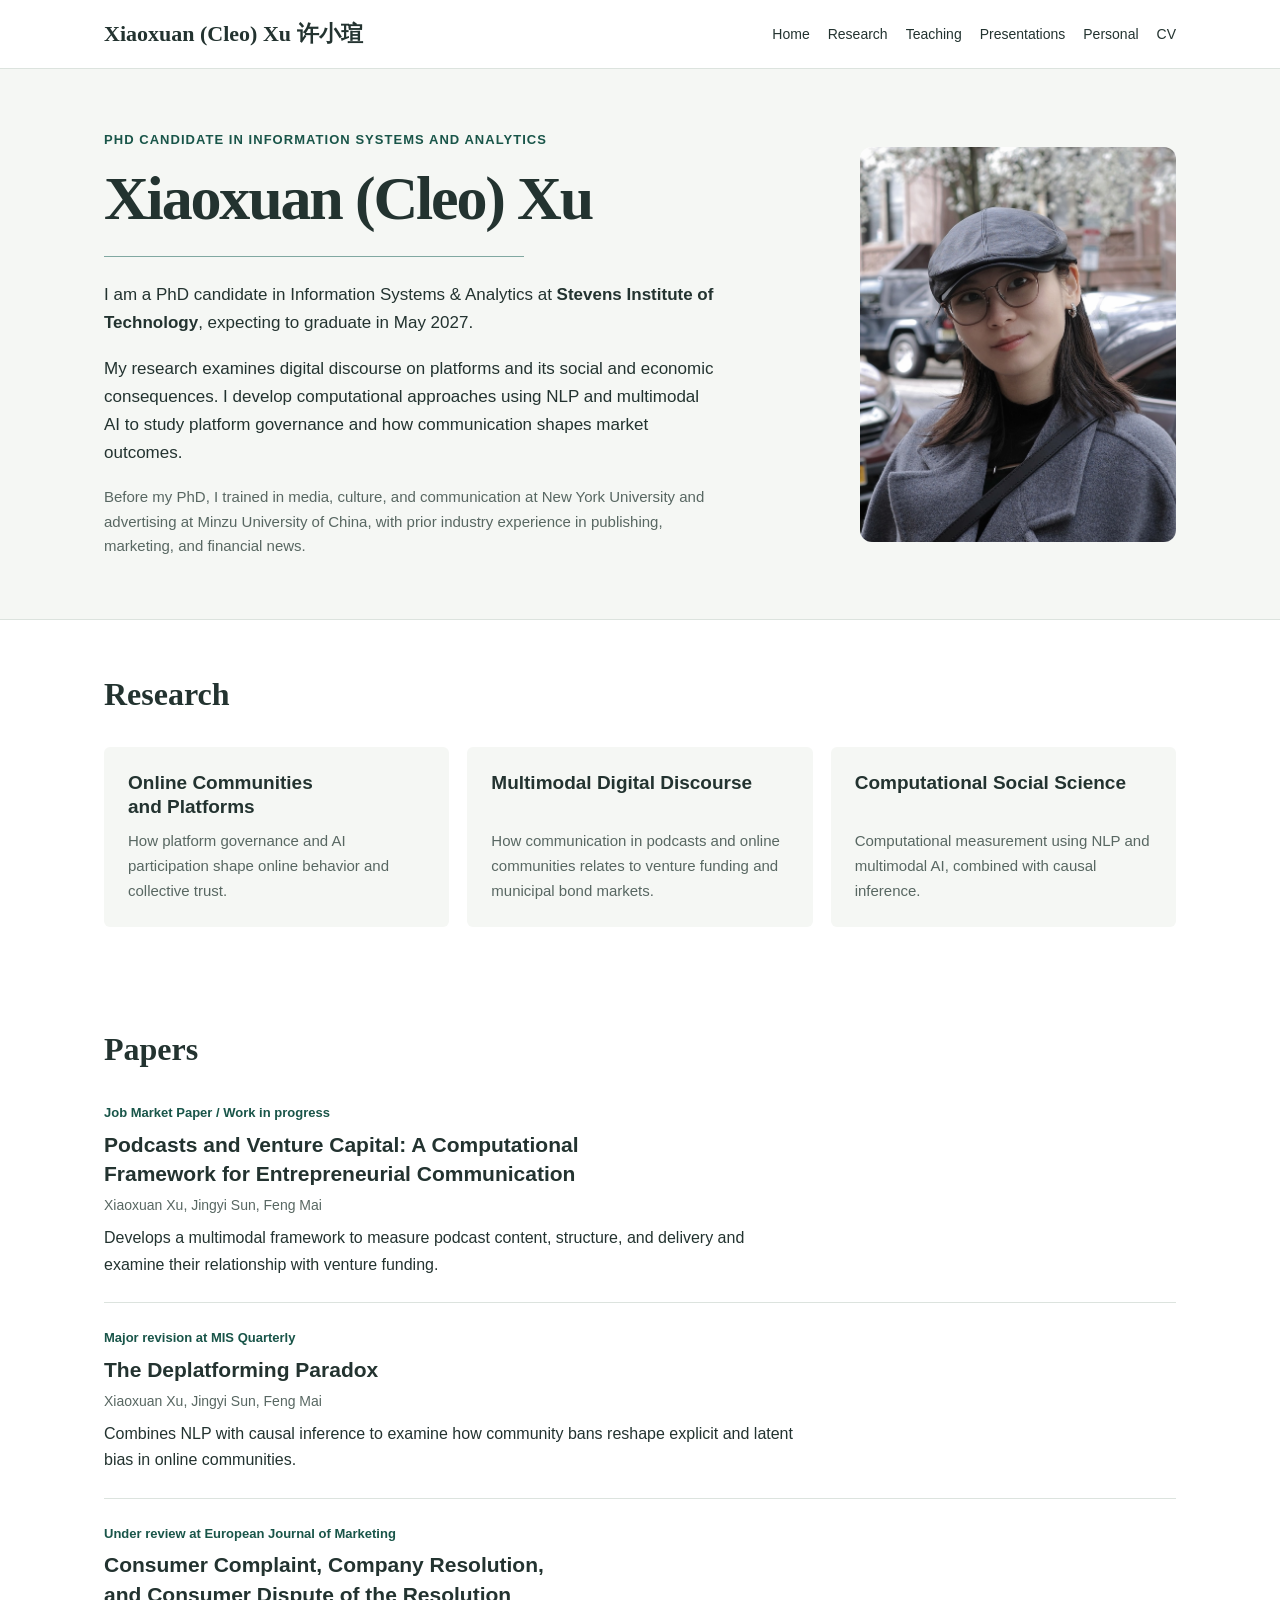
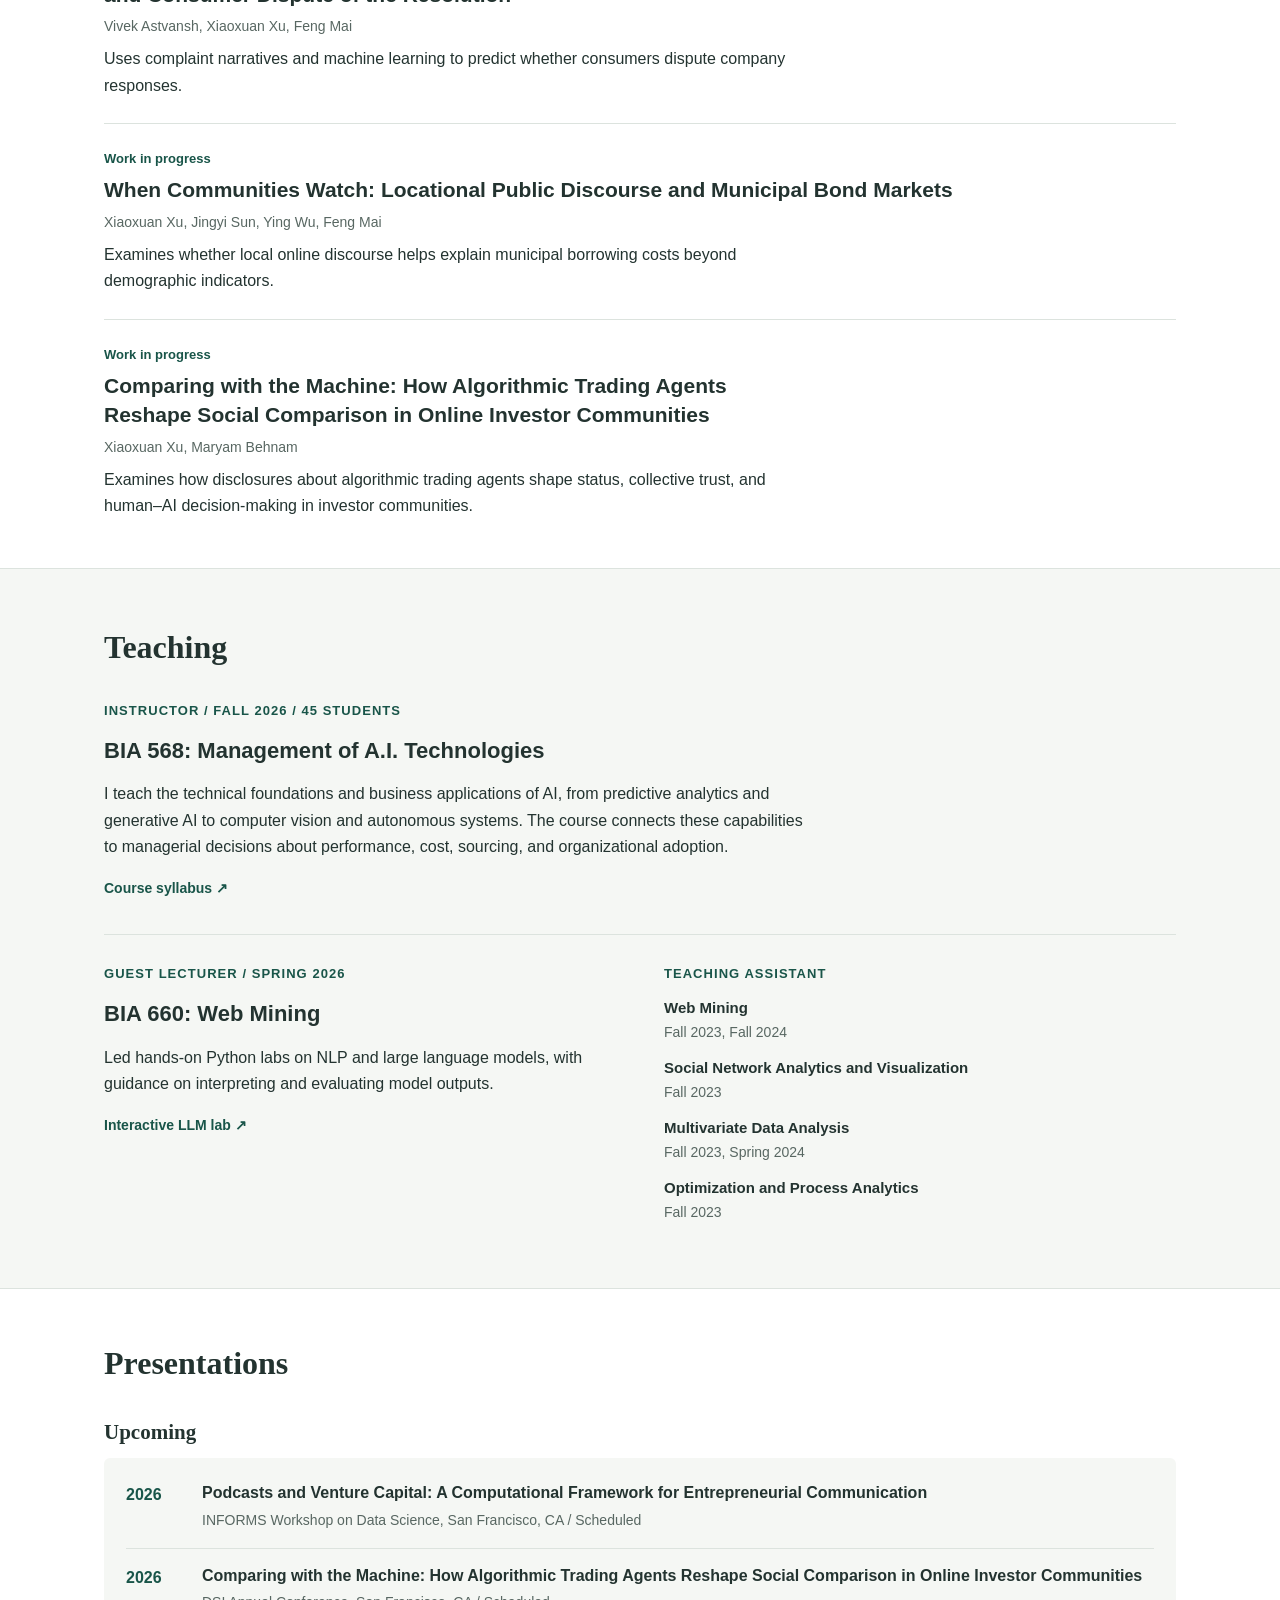
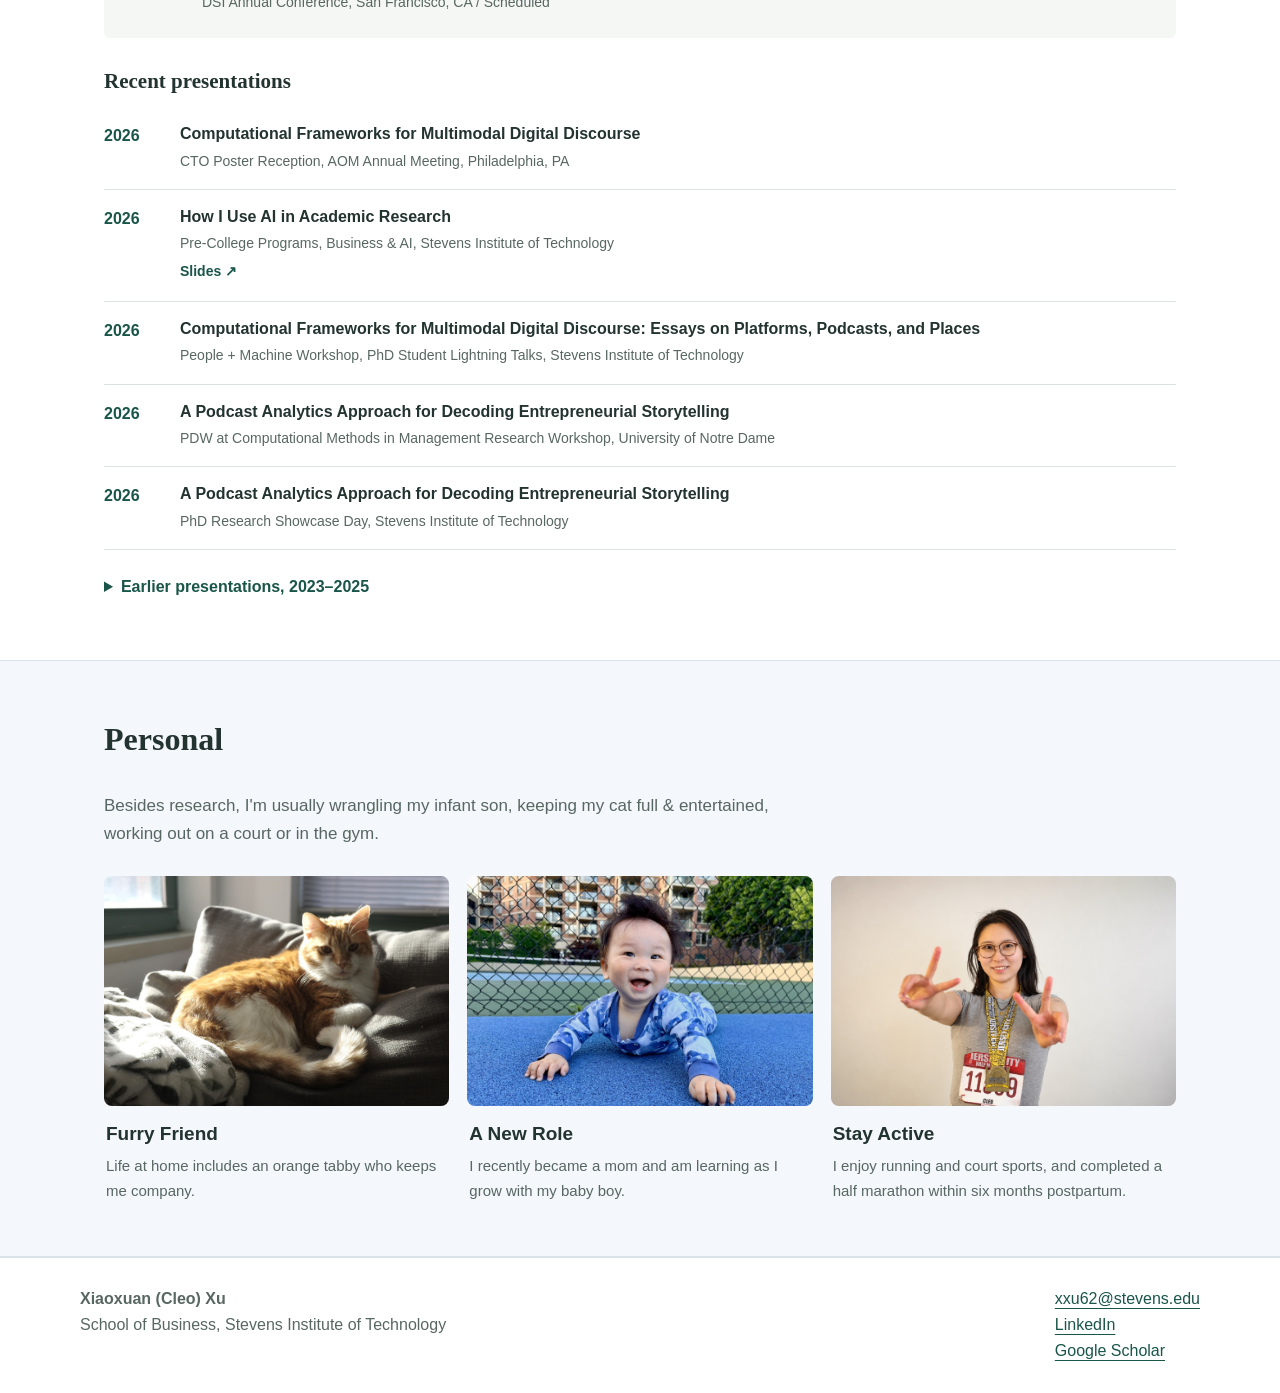
<file: index.html>
<!doctype html>
<html lang="en">
<head>
  <meta charset="utf-8">
  <meta name="viewport" content="width=device-width, initial-scale=1">
  <title>Xiaoxuan (Cleo) Xu</title>
  <style>
    :root {
      --ink: #1f2933;
      --muted: #5f6f69;
      --accent: #0f766e;
      --accent-dark: #115e59;
      --line: #d7dedb;
      --soft: #f6f8f7;
      --personal-bg: #f4f7fb;
      --personal-line: #d7e2ef;
      --paper: #ffffff;
    }

    * {
      box-sizing: border-box;
    }

    html {
      scroll-behavior: smooth;
    }

    body {
      margin: 0;
      color: var(--ink);
      font-family: Arial, Helvetica, sans-serif;
      line-height: 1.6;
      background: var(--paper);
    }

    a {
      color: var(--accent-dark);
    }

    .site-header {
      border-bottom: 1px solid var(--line);
      background: #ffffff;
      position: sticky;
      top: 0;
      z-index: 5;
    }

    .nav {
      max-width: 1120px;
      margin: 0 auto;
      padding: 16px 24px;
      display: flex;
      align-items: center;
      justify-content: space-between;
      gap: 24px;
    }

    .brand {
      font-family: Georgia, "Times New Roman", serif;
      font-size: 22px;
      font-weight: 700;
      letter-spacing: 0;
    }

    .links {
      display: flex;
      gap: 18px;
      flex-wrap: wrap;
      font-size: 14px;
    }

    .links a {
      color: var(--ink);
      text-decoration: none;
    }

    .hero {
      background: var(--soft);
      border-bottom: 1px solid var(--line);
    }

    .hero-inner {
      max-width: 1120px;
      margin: 0 auto;
      padding: 72px 24px 56px;
      display: grid;
      grid-template-columns: minmax(0, 1.5fr) minmax(260px, 0.7fr);
      gap: 48px;
      align-items: center;
    }

    .eyebrow {
      margin: 0 0 14px;
      color: var(--accent-dark);
      font-weight: 700;
      text-transform: uppercase;
      font-size: 13px;
      letter-spacing: 0.08em;
    }

    h1 {
      margin: 0;
      font-family: Georgia, "Times New Roman", serif;
      font-size: clamp(42px, 7vw, 76px);
      line-height: 1;
      letter-spacing: 0;
    }

    .bio {
      margin: 24px 0 0;
      max-width: 780px;
      font-size: 17px;
    }

    .bio p {
      margin: 0 0 12px;
    }

    .bio p:last-child {
      margin-bottom: 0;
    }

    .hero-line {
      width: min(420px, 100%);
      height: 1px;
      margin-top: 24px;
      background: var(--accent);
      opacity: 0.55;
    }

    .button-row {
      display: flex;
      flex-wrap: wrap;
      gap: 12px;
      margin-top: 28px;
    }

    .button {
      display: inline-flex;
      align-items: center;
      justify-content: center;
      min-height: 44px;
      padding: 10px 16px;
      border-radius: 6px;
      border: 1px solid var(--accent);
      color: var(--accent-dark);
      text-decoration: none;
      font-weight: 700;
      background: #ffffff;
    }

    .button.primary {
      background: var(--accent);
      color: #ffffff;
    }

    .portrait {
      min-height: 330px;
      border-radius: 8px;
      border: 1px solid var(--line);
      background: #ffffff;
      overflow: hidden;
    }

    .portrait img {
      display: block;
      width: 100%;
      height: 100%;
      min-height: 330px;
      object-fit: cover;
      object-position: center 40%;
    }

    section {
      max-width: 1120px;
      margin: 0 auto;
      padding: 56px 24px;
    }

    .section-title {
      margin: 0 0 16px;
      font-family: Georgia, "Times New Roman", serif;
      font-size: 34px;
      letter-spacing: 0;
    }

    .section-intro {
      margin: 0 0 28px;
      max-width: 100%;
      color: var(--muted);
      font-size: 17px;
    }

    .grid {
      display: grid;
      grid-template-columns: repeat(3, minmax(0, 1fr));
      gap: 18px;
    }

    .card {
      border: 1px solid var(--line);
      border-radius: 8px;
      padding: 22px;
      background: #ffffff;
    }

    .card h3 {
      margin: 0 0 10px;
      min-height: 48px;
      font-size: 19px;
      line-height: 1.25;
    }

    .card p {
      margin: 0;
      color: var(--muted);
    }

    .research-grid .card {
      background: var(--soft);
    }

    .paper-list {
      display: grid;
      gap: 18px;
    }

    .paper {
      border-left: 4px solid var(--accent);
      padding: 4px 0 4px 18px;
    }

    .paper h3 {
      margin: 0 0 6px;
      font-size: 22px;
    }

    .authors,
    .status {
      margin: 0;
      color: var(--muted);
    }

    .paper .desc {
      margin: 10px 0 0;
      max-width: 900px;
    }

    .band {
      max-width: none;
      background: var(--soft);
      border-top: 1px solid var(--line);
      border-bottom: 1px solid var(--line);
      padding: 0;
    }

    .band-inner {
      max-width: 1120px;
      margin: 0 auto;
      padding: 52px 24px;
    }

    .news {
      margin: 0;
      padding-left: 20px;
      color: var(--ink);
    }

    .news li {
      margin-bottom: 8px;
    }

    .presentation-list {
      display: grid;
      gap: 12px;
    }

    .presentation-item {
      border: 1px solid var(--line);
      border-radius: 8px;
      padding: 18px 20px;
      background: #ffffff;
      display: grid;
      grid-template-columns: 76px minmax(0, 1fr);
      gap: 18px;
      align-items: start;
    }

    .presentation-year {
      color: var(--accent-dark);
      font-weight: 700;
    }

    .presentation-title {
      margin: 0;
      font-size: 17px;
      font-weight: 700;
      line-height: 1.35;
    }

    .presentation-venue {
      margin: 5px 0 0;
      color: var(--muted);
    }

    .resource-link {
      display: inline-flex;
      align-items: center;
      margin-top: 14px;
      color: var(--accent-dark);
      font-size: 14px;
      font-weight: 700;
      text-decoration: none;
    }

    .subsection-title {
      margin: 36px 0 14px;
      font-family: Georgia, "Times New Roman", serif;
      font-size: 25px;
      letter-spacing: 0;
    }

    .personal-band {
      max-width: none;
      background: var(--personal-bg);
      border-top: 1px solid var(--personal-line);
      border-bottom: 1px solid var(--personal-line);
      padding: 0;
    }

    .personal-grid {
      display: grid;
      grid-template-columns: repeat(3, minmax(0, 1fr));
      gap: 18px;
    }

    .personal-card {
      background: transparent;
      border: 0;
    }

    .personal-photo {
      aspect-ratio: 3 / 2;
      border-radius: 8px;
      overflow: hidden;
      background: #f7f9fb;
    }

    .personal-photo img {
      display: block;
      width: 100%;
      height: 100%;
      object-fit: cover;
      object-position: center;
    }

    .personal-card-content {
      padding: 16px 2px 0;
    }

    .personal-card h3 {
      margin: 0 0 8px;
      font-size: 19px;
      line-height: 1.25;
    }

    .personal-card p {
      margin: 0;
      color: var(--muted);
    }

    footer {
      border-top: 1px solid var(--line);
      padding: 28px 24px;
      color: var(--muted);
    }

    .footer-inner {
      max-width: 1120px;
      margin: 0 auto;
      display: flex;
      justify-content: space-between;
      gap: 24px;
      flex-wrap: wrap;
    }

    @media (max-width: 820px) {
      .nav {
        align-items: flex-start;
        flex-direction: column;
      }

      .hero-inner {
        grid-template-columns: 1fr;
        padding-top: 48px;
      }

      .portrait {
        min-height: 220px;
      }

      .portrait img {
        min-height: 260px;
      }

      .grid {
        grid-template-columns: 1fr;
      }

      .card h3 {
        min-height: 0;
      }

      .personal-grid {
        grid-template-columns: 1fr;
      }

      .presentation-item {
        grid-template-columns: 1fr;
        gap: 6px;
      }
    }
  </style>
  <link rel="stylesheet" href="assets/site.css">
</head>
<body id="top">
  <header class="site-header">
    <nav class="nav" aria-label="Site navigation">
      <div class="brand">Xiaoxuan (Cleo) Xu 许小瑄</div>
      <div class="links">
        <a href="#top">Home</a>
        <a href="#research">Research</a>
        <a href="#teaching">Teaching</a>
        <a href="#presentations">Presentations</a>
        <a href="#personal">Personal</a>
        <a href="cv.html">CV</a>
      </div>
    </nav>
  </header>

  <main>
    <div class="hero">
      <div class="hero-inner">
        <div>
          <p class="eyebrow">PhD Candidate in Information Systems and Analytics</p>
          <h1>Xiaoxuan (Cleo) Xu</h1>
          <div class="hero-line" aria-hidden="true"></div>
          <div class="bio">
            <p>I am a PhD candidate in Information Systems &amp; Analytics at <strong>Stevens Institute of Technology</strong>, expecting to graduate in May 2027.</p>
            <p>My research examines digital discourse on platforms and its social and economic consequences. I develop computational approaches using NLP and multimodal AI to study platform governance and how communication shapes market outcomes.</p>
            <p class="background-bio">Before my PhD, I trained in media, culture, and communication at New York University and advertising at Minzu University of China, with prior industry experience in publishing, marketing, and financial news.</p>
          </div>
        </div>
        <div class="portrait">
          <img src="assets/images/profile.jpg" alt="Xiaoxuan (Cleo) Xu">
        </div>
      </div>
    </div>

    <section id="research">
      <h2 class="section-title">Research</h2>
      <div class="grid research-grid">
        <article class="card">
          <h3>Online Communities and Platforms</h3>
          <p>How platform governance and AI participation shape online behavior and collective trust.</p>
        </article>
        <article class="card">
          <h3>Multimodal Digital Discourse</h3>
          <p>How communication in podcasts and online communities relates to venture funding and municipal bond markets.</p>
        </article>
        <article class="card">
          <h3>Computational Social Science</h3>
          <p>Computational measurement using NLP and multimodal AI, combined with causal inference.</p>
        </article>
      </div>
    </section>

    <section>
      <h2 class="section-title">Papers</h2>
      <div class="paper-list"><article class="paper"><p class="status">Job Market Paper / Work in progress</p><h3>Podcasts and Venture Capital: A Computational Framework for Entrepreneurial Communication</h3><p class="authors">Xiaoxuan Xu, Jingyi Sun, Feng Mai</p><p class="desc">Develops a multimodal framework to measure podcast content, structure, and delivery and examine their relationship with venture funding.</p></article><article class="paper"><p class="status">Major revision at MIS Quarterly</p><h3>The Deplatforming Paradox</h3><p class="authors">Xiaoxuan Xu, Jingyi Sun, Feng Mai</p><p class="desc">Combines NLP with causal inference to examine how community bans reshape explicit and latent bias in online communities.</p></article><article class="paper"><p class="status">Under review at European Journal of Marketing</p><h3>Consumer Complaint, Company Resolution, and Consumer Dispute of the Resolution</h3><p class="authors">Vivek Astvansh, Xiaoxuan Xu, Feng Mai</p><p class="desc">Uses complaint narratives and machine learning to predict whether consumers dispute company responses.</p></article><article class="paper"><p class="status">Work in progress</p><h3>When Communities Watch: Locational Public Discourse and Municipal Bond Markets</h3><p class="authors">Xiaoxuan Xu, Jingyi Sun, Ying Wu, Feng Mai</p><p class="desc">Examines whether local online discourse helps explain municipal borrowing costs beyond demographic indicators.</p></article><article class="paper"><p class="status">Work in progress</p><h3>Comparing with the Machine: How Algorithmic Trading Agents Reshape Social Comparison in Online Investor Communities</h3><p class="authors">Xiaoxuan Xu, Maryam Behnam</p><p class="desc">Examines how disclosures about algorithmic trading agents shape status, collective trust, and human–AI decision-making in investor communities.</p></article></div>
    </section>

    <section id="teaching" class="band">
      <div class="band-inner">
        <h2 class="section-title">Teaching</h2>
<div class="teaching-feature"><p class="eyebrow">Instructor / Fall 2026 / 45 students</p><h3>BIA 568: Management of A.I. Technologies</h3><p>I teach the technical foundations and business applications of AI, from predictive analytics and generative AI to computer vision and autonomous systems. The course connects these capabilities to managerial decisions about performance, cost, sourcing, and organizational adoption.</p><a class="resource-link" href="assets/files/BIA568_Syllabus_Fall2026.pdf" target="_blank" rel="noopener">Course syllabus ↗</a></div>
<div class="teaching-secondary"><div><p class="eyebrow">Guest Lecturer / Spring 2026</p><h3>BIA 660: Web Mining</h3><p>Led hands-on Python labs on NLP and large language models, with guidance on interpreting and evaluating model outputs.</p><a class="resource-link" href="assets/files/bia660_llm_lab_interactive.html" target="_blank" rel="noopener">Interactive LLM lab ↗</a></div><div><p class="eyebrow">Teaching Assistant</p><dl class="ta-list"><dt>Web Mining</dt><dd>Fall 2023, Fall 2024</dd><dt>Social Network Analytics and Visualization</dt><dd>Fall 2023</dd><dt>Multivariate Data Analysis</dt><dd>Fall 2023, Spring 2024</dd><dt>Optimization and Process Analytics</dt><dd>Fall 2023</dd></dl></div></div>
      </div>
    </section>

    <section id="presentations"><h2 class="section-title">Presentations</h2><h3 class="subsection-title">Upcoming</h3><div class="presentation-list upcoming"><article class="presentation-item"><div class="presentation-year">2026</div><div><p class="presentation-title">Podcasts and Venture Capital: A Computational Framework for Entrepreneurial Communication</p><p class="presentation-venue">INFORMS Workshop on Data Science, San Francisco, CA / Scheduled</p></div></article><article class="presentation-item"><div class="presentation-year">2026</div><div><p class="presentation-title">Comparing with the Machine: How Algorithmic Trading Agents Reshape Social Comparison in Online Investor Communities</p><p class="presentation-venue">DSI Annual Conference, San Francisco, CA / Scheduled</p></div></article></div><h3 class="subsection-title">Recent presentations</h3><div class="presentation-list"><article class="presentation-item"><div class="presentation-year">2026</div><div><p class="presentation-title">Computational Frameworks for Multimodal Digital Discourse</p><p class="presentation-venue">CTO Poster Reception, AOM Annual Meeting, Philadelphia, PA</p></div></article><article class="presentation-item"><div class="presentation-year">2026</div><div><p class="presentation-title">How I Use AI in Academic Research</p><p class="presentation-venue">Pre-College Programs, Business &amp; AI, Stevens Institute of Technology</p><a class="resource-link" href="assets/files/Using_AI_in_Academic_Research_Cleo_Xu.pdf" target="_blank" rel="noopener">Slides ↗</a></div></article><article class="presentation-item"><div class="presentation-year">2026</div><div><p class="presentation-title">Computational Frameworks for Multimodal Digital Discourse: Essays on Platforms, Podcasts, and Places</p><p class="presentation-venue">People + Machine Workshop, PhD Student Lightning Talks, Stevens Institute of Technology</p></div></article><article class="presentation-item"><div class="presentation-year">2026</div><div><p class="presentation-title">A Podcast Analytics Approach for Decoding Entrepreneurial Storytelling</p><p class="presentation-venue">PDW at Computational Methods in Management Research Workshop, University of Notre Dame</p></div></article><article class="presentation-item"><div class="presentation-year">2026</div><div><p class="presentation-title">A Podcast Analytics Approach for Decoding Entrepreneurial Storytelling</p><p class="presentation-venue">PhD Research Showcase Day, Stevens Institute of Technology</p></div></article></div><details><summary>Earlier presentations, 2023–2025</summary><div class="presentation-list"><article class="presentation-item"><div class="presentation-year">2025</div><div><p class="presentation-title">A Podcast Analytics Approach for Decoding Entrepreneurial Storytelling</p><p class="presentation-venue">35th Workshop on Information Technologies and Systems (WITS), Nashville, TN</p></div></article><article class="presentation-item"><div class="presentation-year">2025</div><div><p class="presentation-title">A Podcast Analytics Approach for Decoding Entrepreneurial Storytelling</p><p class="presentation-venue">School of Business IS&amp;A Research Seminar, Stevens Institute of Technology</p></div></article><article class="presentation-item"><div class="presentation-year">2024</div><div><p class="presentation-title">The Deplatforming Paradox</p><p class="presentation-venue">MIS Quarterly Author Development Workshop, Virtual</p></div></article><article class="presentation-item"><div class="presentation-year">2023</div><div><p class="presentation-title">The Deplatforming Paradox</p><p class="presentation-venue">INFORMS Annual Meeting, Phoenix, AZ</p></div></article><article class="presentation-item"><div class="presentation-year">2023</div><div><p class="presentation-title">The Deplatforming Paradox</p><p class="presentation-venue">School of Business IS&amp;A Research Seminar, Stevens Institute of Technology</p></div></article></div></details></section>

    <section id="personal" class="personal-band">
      <div class="band-inner">
        <h2 class="section-title">Personal</h2>
        <p class="section-intro">Besides research, I'm usually wrangling my infant son, keeping my cat full & entertained, working out on a court or in the gym.</p>
        <div class="personal-grid">
          <article class="personal-card">
            <div class="personal-photo"><img src="assets/images/home.jpg" alt="Orange American shorthair cat"></div>
            <div class="personal-card-content">
              <h3>Furry Friend</h3>
              <p>Life at home includes an orange tabby who keeps me company.</p>
            </div>
          </article>
          <article class="personal-card">
            <div class="personal-photo"><img src="assets/images/family.jpg" alt="Xiaoxuan Xu's baby boy"></div>
            <div class="personal-card-content">
              <h3>A New Role</h3>
              <p>I recently became a mom and am learning as I grow with my baby boy.</p>
            </div>
          </article>
          <article class="personal-card">
            <div class="personal-photo"><img src="assets/images/movement.jpg" alt="Xiaoxuan Xu after finishing a half marathon"></div>
            <div class="personal-card-content">
              <h3>Stay Active</h3>
              <p>I enjoy running and court sports, and completed a half marathon within six months postpartum.</p>
            </div>
          </article>
        </div>
      </div>
    </section>
  </main>

  <footer id="contact">
    <div class="footer-inner">
      <div>
        <strong>Xiaoxuan (Cleo) Xu</strong><br>
        School of Business, Stevens Institute of Technology
      </div>
      <div>
        <a href="mailto:xxu62@stevens.edu">xxu62@stevens.edu</a><br>
        <a href="https://linkedin.com/in/cleo-xu-420043248">LinkedIn</a><br>
        <a href="https://scholar.google.com/citations?user=s4KjiQsAAAAJ&amp;hl=en&amp;authuser=1">Google Scholar</a>
      </div>
    </div>
  </footer>
</body>
</html>
</file>
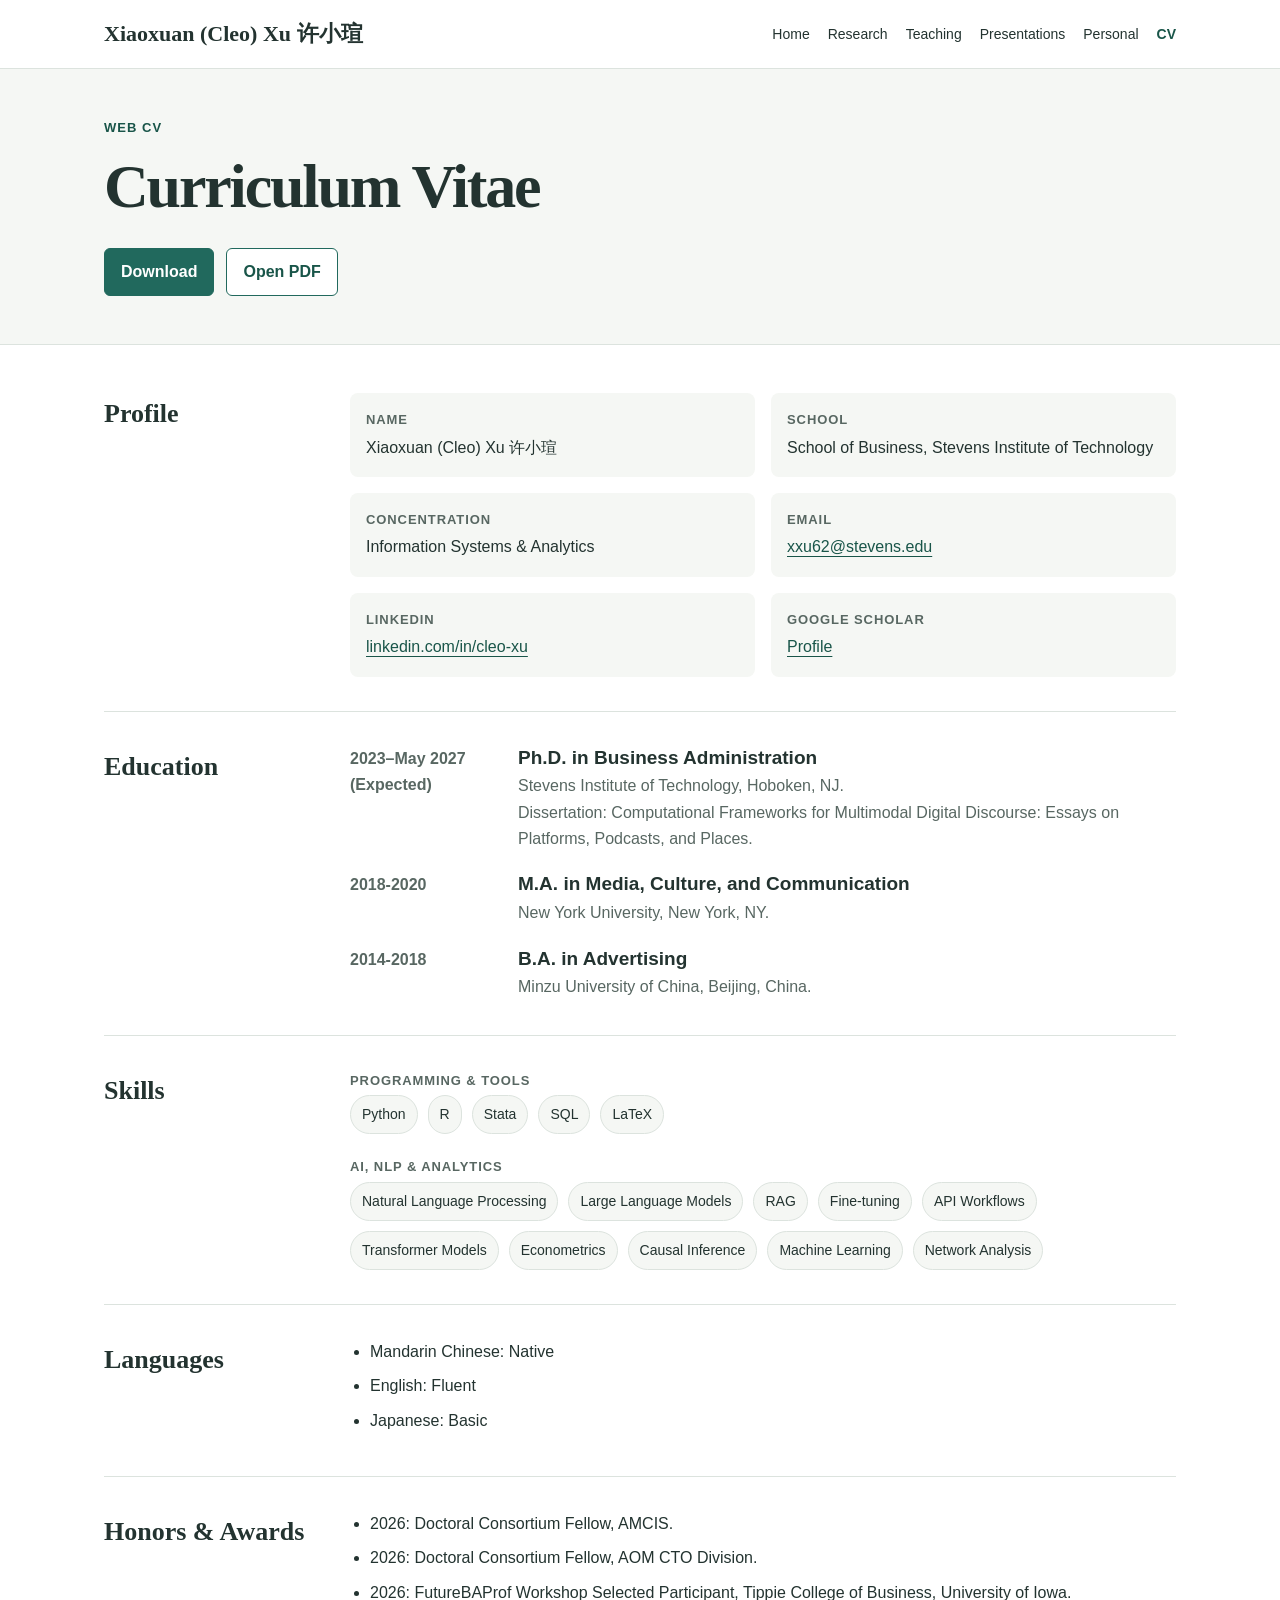
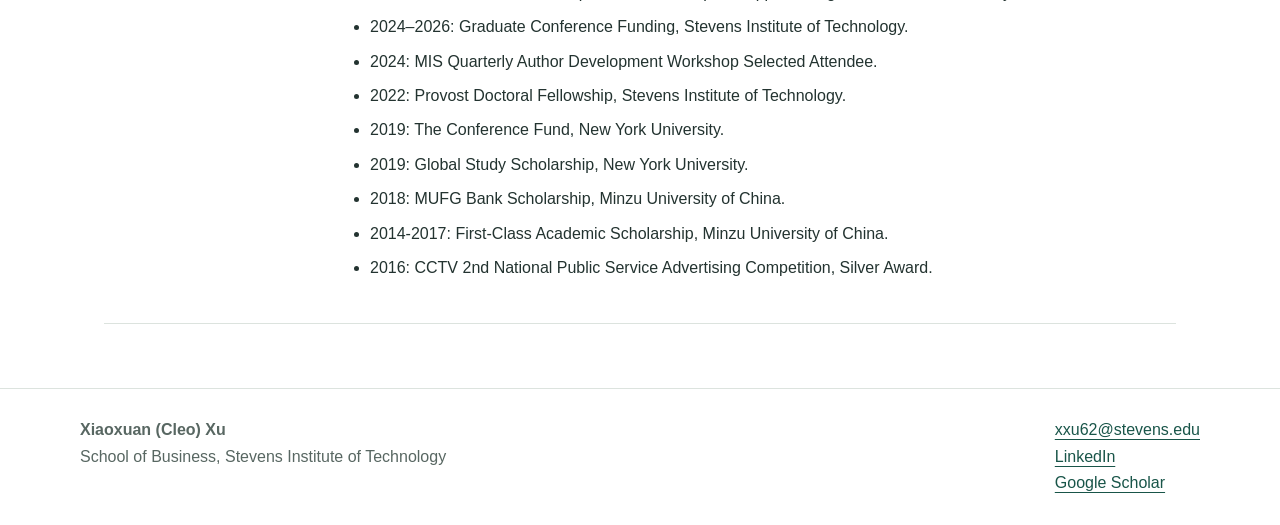
<file: cv.html>
<!doctype html>
<html lang="en">
<head>
  <meta charset="utf-8">
  <meta name="viewport" content="width=device-width, initial-scale=1">
  <title>CV - Xiaoxuan (Cleo) Xu</title>
  <style>
    :root {
      --ink: #1f2933;
      --muted: #5f6f69;
      --accent: #0f766e;
      --accent-dark: #115e59;
      --line: #d7dedb;
      --soft: #f6f8f7;
      --paper: #ffffff;
    }

    * {
      box-sizing: border-box;
    }

    body {
      margin: 0;
      color: var(--ink);
      font-family: Arial, Helvetica, sans-serif;
      line-height: 1.6;
      background: var(--paper);
    }

    a {
      color: var(--accent-dark);
    }

    .site-header {
      border-bottom: 1px solid var(--line);
      background: #ffffff;
      position: sticky;
      top: 0;
      z-index: 5;
    }

    .nav {
      max-width: 1120px;
      margin: 0 auto;
      padding: 16px 24px;
      display: flex;
      align-items: center;
      justify-content: space-between;
      gap: 24px;
    }

    .brand {
      font-family: Georgia, "Times New Roman", serif;
      font-size: 22px;
      font-weight: 700;
      letter-spacing: 0;
    }

    .links {
      display: flex;
      gap: 18px;
      flex-wrap: wrap;
      font-size: 14px;
    }

    .links a {
      color: var(--ink);
      text-decoration: none;
    }

    .links a.current {
      color: var(--accent-dark);
      font-weight: 700;
    }

    .cv-hero {
      background: var(--soft);
      border-bottom: 1px solid var(--line);
    }

    .cv-hero-inner {
      max-width: 1120px;
      margin: 0 auto;
      padding: 64px 24px 48px;
    }

    .eyebrow {
      margin: 0 0 14px;
      color: var(--accent-dark);
      font-weight: 700;
      text-transform: uppercase;
      font-size: 13px;
      letter-spacing: 0.08em;
    }

    h1 {
      margin: 0;
      font-family: Georgia, "Times New Roman", serif;
      font-size: clamp(42px, 7vw, 72px);
      line-height: 1;
      letter-spacing: 0;
    }

    .button-row {
      display: flex;
      flex-wrap: wrap;
      gap: 12px;
      margin-top: 28px;
    }

    .button {
      display: inline-flex;
      align-items: center;
      justify-content: center;
      min-height: 44px;
      padding: 10px 16px;
      border-radius: 6px;
      border: 1px solid var(--accent);
      color: var(--accent-dark);
      text-decoration: none;
      font-weight: 700;
      background: #ffffff;
    }

    .button.primary {
      background: var(--accent);
      color: #ffffff;
    }

    main {
      max-width: 1120px;
      margin: 0 auto;
      padding: 48px 24px 64px;
    }

    .cv-section {
      display: grid;
      grid-template-columns: 210px minmax(0, 1fr);
      gap: 36px;
      padding: 34px 0;
      border-bottom: 1px solid var(--line);
    }

    .cv-section:first-child {
      padding-top: 0;
    }

    .cv-section h2 {
      margin: 0;
      font-family: Georgia, "Times New Roman", serif;
      font-size: 26px;
      letter-spacing: 0;
    }

    .info-grid {
      display: grid;
      grid-template-columns: repeat(2, minmax(0, 1fr));
      gap: 16px;
    }

    .info-item {
      border: 1px solid var(--line);
      border-radius: 8px;
      padding: 16px;
      background: #ffffff;
    }

    .label {
      margin: 0 0 4px;
      color: var(--muted);
      font-size: 13px;
      text-transform: uppercase;
      letter-spacing: 0.07em;
      font-weight: 700;
    }

    .value {
      margin: 0;
      font-size: 16px;
    }

    .timeline {
      display: grid;
      gap: 20px;
    }

    .timeline-item {
      display: grid;
      grid-template-columns: 150px minmax(0, 1fr);
      gap: 18px;
    }

    .date {
      color: var(--muted);
      font-weight: 700;
    }

    .timeline-item h3 {
      margin: 0 0 4px;
      font-size: 19px;
      line-height: 1.25;
    }

    .timeline-item p {
      margin: 0;
      color: var(--muted);
    }

    .tag-list {
      display: flex;
      flex-wrap: wrap;
      gap: 10px;
      margin: 0;
      padding: 0;
      list-style: none;
    }

    .tag-list li {
      border: 1px solid var(--line);
      border-radius: 999px;
      padding: 7px 11px;
      background: var(--soft);
      color: var(--ink);
      font-size: 14px;
    }

    .simple-list {
      margin: 0;
      padding-left: 20px;
    }

    .simple-list li {
      margin-bottom: 8px;
    }

    footer {
      border-top: 1px solid var(--line);
      padding: 28px 24px;
      color: var(--muted);
    }

    .footer-inner {
      max-width: 1120px;
      margin: 0 auto;
      display: flex;
      justify-content: space-between;
      gap: 24px;
      flex-wrap: wrap;
    }

    @media (max-width: 820px) {
      .nav {
        align-items: flex-start;
        flex-direction: column;
      }

      .cv-section,
      .timeline-item {
        grid-template-columns: 1fr;
      }

      .info-grid {
        grid-template-columns: 1fr;
      }
    }
  </style>
  <link rel="stylesheet" href="assets/site.css">
</head>
<body>
  <header class="site-header">
    <nav class="nav" aria-label="Site navigation">
      <div class="brand">Xiaoxuan (Cleo) Xu 许小瑄</div>
      <div class="links">
        <a href="index.html#top">Home</a>
        <a href="index.html#research">Research</a>
        <a href="index.html#teaching">Teaching</a>
        <a href="index.html#presentations">Presentations</a>
        <a href="index.html#personal">Personal</a>
        <a class="current" href="cv.html">CV</a>
      </div>
    </nav>
  </header>

  <div class="cv-hero">
    <div class="cv-hero-inner">
      <p class="eyebrow">Web CV</p>
      <h1>Curriculum Vitae</h1>
      <div class="button-row">
        <a class="button primary" href="assets/files/cleo_xu_cv_202610.pdf" download>Download</a>
        <a class="button" href="assets/files/cleo_xu_cv_202610.pdf">Open PDF</a>
      </div>
    </div>
  </div>

  <main>
    <section class="cv-section">
      <h2>Profile</h2>
      <div class="info-grid">
        <div class="info-item">
          <p class="label">Name</p>
          <p class="value">Xiaoxuan (Cleo) Xu 许小瑄</p>
        </div>
        <div class="info-item">
          <p class="label">School</p>
          <p class="value">School of Business, Stevens Institute of Technology</p>
        </div>
        <div class="info-item">
          <p class="label">Concentration</p>
          <p class="value">Information Systems &amp; Analytics</p>
        </div>
        <div class="info-item">
          <p class="label">Email</p>
          <p class="value"><a href="mailto:xxu62@stevens.edu">xxu62@stevens.edu</a></p>
        </div>
        <div class="info-item">
          <p class="label">LinkedIn</p>
          <p class="value"><a href="https://linkedin.com/in/cleo-xu-420043248">linkedin.com/in/cleo-xu</a></p>
        </div>
        <div class="info-item">
          <p class="label">Google Scholar</p>
          <p class="value"><a href="https://scholar.google.com/citations?user=s4KjiQsAAAAJ&amp;hl=en&amp;authuser=1">Profile</a></p>
        </div>
      </div>
    </section>

    <section class="cv-section">
      <h2>Education</h2>
      <div class="timeline">
        <div class="timeline-item">
          <div class="date">2023–May 2027 (Expected)</div>
          <div>
            <h3>Ph.D. in Business Administration</h3>
            <p>Stevens Institute of Technology, Hoboken, NJ.</p>
            <p>Dissertation: Computational Frameworks for Multimodal Digital Discourse: Essays on Platforms, Podcasts, and Places.</p>
          </div>
        </div>
        <div class="timeline-item">
          <div class="date">2018-2020</div>
          <div>
            <h3>M.A. in Media, Culture, and Communication</h3>
            <p>New York University, New York, NY.</p>
          </div>
        </div>
        <div class="timeline-item">
          <div class="date">2014-2018</div>
          <div>
            <h3>B.A. in Advertising</h3>
            <p>Minzu University of China, Beijing, China.</p>
          </div>
        </div>
      </div>
    </section>

    <section class="cv-section">
      <h2>Skills</h2>
      <div>
        <p class="label">Programming &amp; Tools</p>
        <ul class="tag-list">
          <li>Python</li>
          <li>R</li>
          <li>Stata</li>
          <li>SQL</li>
          <li>LaTeX</li>
        </ul>

        <p class="label" style="margin-top: 22px;">AI, NLP &amp; Analytics</p>
        <ul class="tag-list">
          <li>Natural Language Processing</li>
          <li>Large Language Models</li>
          <li>RAG</li>
          <li>Fine-tuning</li>
          <li>API Workflows</li>
          <li>Transformer Models</li>
          <li>Econometrics</li>
          <li>Causal Inference</li>
          <li>Machine Learning</li>
          <li>Network Analysis</li>
        </ul>
      </div>
    </section>

    <section class="cv-section">
      <h2>Languages</h2>
      <ul class="simple-list">
        <li>Mandarin Chinese: Native</li>
        <li>English: Fluent</li>
        <li>Japanese: Basic</li>
      </ul>
    </section>

    <section class="cv-section">
      <h2>Honors &amp; Awards</h2>
      <ul class="simple-list">
        <li>2026: Doctoral Consortium Fellow, AMCIS.</li>
        <li>2026: Doctoral Consortium Fellow, AOM CTO Division.</li>
        <li>2026: FutureBAProf Workshop Selected Participant, Tippie College of Business, University of Iowa.</li>
        <li>2024–2026: Graduate Conference Funding, Stevens Institute of Technology.</li>
        <li>2024: MIS Quarterly Author Development Workshop Selected Attendee.</li>
        <li>2022: Provost Doctoral Fellowship, Stevens Institute of Technology.</li>
        <li>2019: The Conference Fund, New York University.</li>
        <li>2019: Global Study Scholarship, New York University.</li>
        <li>2018: MUFG Bank Scholarship, Minzu University of China.</li>
        <li>2014-2017: First-Class Academic Scholarship, Minzu University of China.</li>
        <li>2016: CCTV 2nd National Public Service Advertising Competition, Silver Award.</li>
      </ul>
    </section>
  </main>

  <footer>
    <div class="footer-inner">
      <div>
        <strong>Xiaoxuan (Cleo) Xu</strong><br>
        School of Business, Stevens Institute of Technology
      </div>
      <div>
        <a href="mailto:xxu62@stevens.edu">xxu62@stevens.edu</a><br>
        <a href="https://linkedin.com/in/cleo-xu-420043248">LinkedIn</a><br>
        <a href="https://scholar.google.com/citations?user=s4KjiQsAAAAJ&amp;hl=en&amp;authuser=1">Google Scholar</a>
      </div>
    </div>
  </footer>
</body>
</html>
</file>
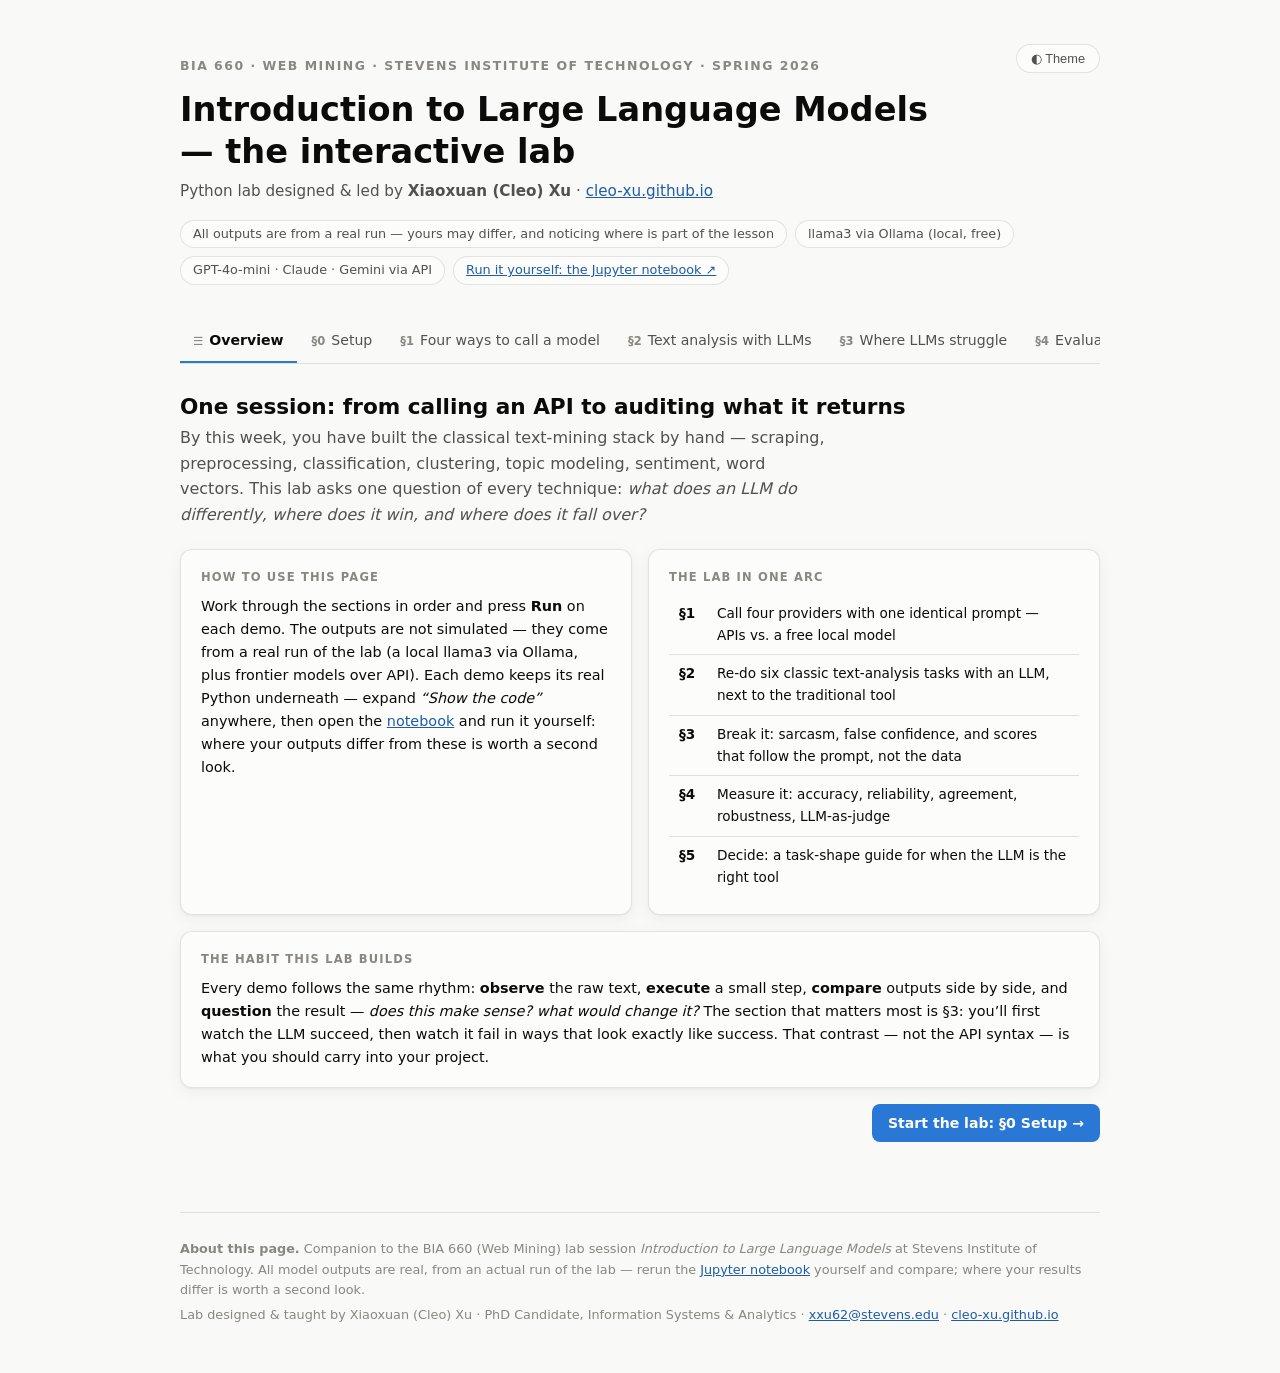
<file: assets/files/bia660_llm_lab_interactive.html>
<!DOCTYPE html>
<html lang="en">
<head>
<meta charset="utf-8">
<meta name="viewport" content="width=device-width, initial-scale=1">
<title>BIA 660 · Introduction to LLMs — Interactive Lab</title>
<meta name="description" content="Interactive companion to the BIA 660 (Web Mining) lab on using large language models for text analysis. All model outputs are from a real run of the lab.">
<style>
/* ---------- tokens (light) ---------- */
:root{
  color-scheme: light;
  --page:#f9f9f7; --surface:#fcfcfb; --surface2:#f3f2ee;
  --ink:#0b0b0b; --ink2:#52514e; --muted:#898781;
  --grid:#e1e0d9; --baseline:#c3c2b7; --hairline:rgba(11,11,11,.10);
  --accent:#2a78d6; --accent-ink:#1c5cab;
  --s-blue:#2a78d6; --s-green:#008300; --s-red:#e34948;
  --seq-100:#cde2fb; --seq-250:#86b6ef; --seq-400:#3987e5; --seq-550:#1c5cab; --seq-700:#0d366b;
  --pos:#2a78d6; --neg:#e34948; --mix:#52514e;
  --pos-bg:rgba(42,120,214,.10); --neg-bg:rgba(227,73,72,.10); --mix-bg:rgba(82,81,78,.10);
  --warn-bg:#fdf6e7; --warn-edge:#eda100; --ok-bg:#eef6ee; --ok-edge:#008300;
  --code-bg:#f6f5f1; --shadow:0 1px 2px rgba(11,11,11,.04),0 4px 16px rgba(11,11,11,.05);
}
@media (prefers-color-scheme: dark){
  :root:where(:not([data-theme="light"])){
    color-scheme: dark;
    --page:#0d0d0d; --surface:#1a1a19; --surface2:#222220;
    --ink:#ffffff; --ink2:#c3c2b7; --muted:#898781;
    --grid:#2c2c2a; --baseline:#383835; --hairline:rgba(255,255,255,.10);
    --accent:#3987e5; --accent-ink:#86b6ef;
    --s-blue:#3987e5; --s-green:#008300; --s-red:#e66767;
    --pos:#3987e5; --neg:#e66767; --mix:#c3c2b7;
    --pos-bg:rgba(57,135,229,.16); --neg-bg:rgba(230,103,103,.16); --mix-bg:rgba(195,194,183,.12);
    --warn-bg:#2a2416; --warn-edge:#c98500; --ok-bg:#16241a; --ok-edge:#0ca30c;
    --code-bg:#151514; --shadow:none;
  }
}
:root[data-theme="dark"]{
  color-scheme: dark;
  --page:#0d0d0d; --surface:#1a1a19; --surface2:#222220;
  --ink:#ffffff; --ink2:#c3c2b7; --muted:#898781;
  --grid:#2c2c2a; --baseline:#383835; --hairline:rgba(255,255,255,.10);
  --accent:#3987e5; --accent-ink:#86b6ef;
  --s-blue:#3987e5; --s-green:#008300; --s-red:#e66767;
  --pos:#3987e5; --neg:#e66767; --mix:#c3c2b7;
  --pos-bg:rgba(57,135,229,.16); --neg-bg:rgba(230,103,103,.16); --mix-bg:rgba(195,194,183,.12);
  --warn-bg:#2a2416; --warn-edge:#c98500; --ok-bg:#16241a; --ok-edge:#0ca30c;
  --code-bg:#151514; --shadow:none;
}

/* ---------- base ---------- */
*{box-sizing:border-box}
html{scroll-behavior:smooth}
body{
  margin:0; background:var(--page); color:var(--ink);
  font:16px/1.6 system-ui,-apple-system,"Segoe UI",sans-serif;
  -webkit-font-smoothing:antialiased;
}
.wrap{max-width:960px;margin:0 auto;padding:0 20px}
a{color:var(--accent-ink)}
h1,h2,h3{line-height:1.25}
code,pre,.mono{font-family:ui-monospace,SFMono-Regular,Menlo,Consolas,monospace}
code{background:var(--code-bg);border:1px solid var(--hairline);border-radius:4px;padding:.08em .35em;font-size:.86em}
pre code{background:none;border:none;padding:0;font-size:inherit}

/* ---------- header ---------- */
header.hero{padding:44px 0 10px}
.kicker{font-size:.78rem;font-weight:600;letter-spacing:.12em;text-transform:uppercase;color:var(--muted)}
header.hero h1{font-size:clamp(1.5rem,4vw,2.1rem);margin:.35rem 0 .4rem;font-weight:700}
.byline{color:var(--ink2);font-size:.95rem;margin:0}
.metachips{display:flex;flex-wrap:wrap;gap:8px;margin:16px 0 0;padding:0;list-style:none}
.metachips li{font-size:.8rem;color:var(--ink2);background:var(--surface);border:1px solid var(--hairline);border-radius:999px;padding:3px 12px}
.headrow{display:flex;justify-content:space-between;align-items:flex-start;gap:12px}
#themeBtn{flex:none;background:var(--surface);border:1px solid var(--hairline);color:var(--ink2);border-radius:999px;padding:6px 14px;font-size:.8rem;cursor:pointer}
#themeBtn:hover{color:var(--ink)}

/* ---------- tabs ---------- */
nav.tabs{position:sticky;top:0;z-index:40;background:var(--page);border-bottom:1px solid var(--grid);margin-top:22px}
nav.tabs .row{display:flex;gap:2px;overflow-x:auto;scrollbar-width:none}
nav.tabs .row::-webkit-scrollbar{display:none}
.tab{appearance:none;background:none;border:none;border-bottom:2px solid transparent;
  padding:12px 13px 10px;font:inherit;font-size:.88rem;color:var(--ink2);cursor:pointer;white-space:nowrap}
.tab .n{font-size:.72rem;color:var(--muted);margin-right:6px;font-weight:600}
.tab:hover{color:var(--ink)}
.tab[aria-selected="true"]{color:var(--ink);font-weight:600;border-bottom-color:var(--accent)}

/* ---------- panels & cards ---------- */
section.panel{display:none;padding:30px 0 10px}
section.panel.active{display:block}
.panel h2{font-size:1.35rem;margin:0 0 4px}
.panel .lede{color:var(--ink2);margin:0 0 22px;max-width:64ch}
.card{background:var(--surface);border:1px solid var(--hairline);border-radius:12px;padding:18px 20px;margin:0 0 16px;box-shadow:var(--shadow)}
.card h3{margin:0 0 8px;font-size:1.02rem}
.card h4{margin:16px 0 6px;font-size:.92rem}
.cardlabel{font-size:.72rem;font-weight:600;letter-spacing:.1em;text-transform:uppercase;color:var(--muted);margin:0 0 8px}
.grid2{display:grid;grid-template-columns:1fr 1fr;gap:16px}
@media(max-width:720px){.grid2{grid-template-columns:1fr}}

/* prompt + output blocks */
.prompt-card{background:var(--surface2);border:1px solid var(--hairline);border-radius:8px;padding:12px 14px;font-size:.86rem;color:var(--ink2);white-space:pre-wrap}
.output{background:var(--code-bg);border:1px solid var(--hairline);border-left:3px solid var(--accent);
  border-radius:8px;padding:12px 14px;font-family:ui-monospace,SFMono-Regular,Menlo,Consolas,monospace;
  font-size:.8rem;line-height:1.55;white-space:pre-wrap;overflow-x:auto}
.reveal{display:none;margin-top:12px}
.reveal.show{display:block;animation:rise .35s ease}
@keyframes rise{from{opacity:0;transform:translateY(4px)}to{opacity:1;transform:none}}

/* buttons */
.btn{appearance:none;border:none;border-radius:8px;padding:8px 16px;font:inherit;font-size:.88rem;font-weight:600;cursor:pointer}
.btn.primary{background:var(--accent);color:#fff}
.btn.primary:hover{background:var(--accent-ink)}
.btn.primary:disabled{opacity:.55;cursor:default}
.btn.ghost{background:var(--surface);border:1px solid var(--hairline);color:var(--ink2)}
.btn.ghost:hover{color:var(--ink)}
.runrow{display:flex;align-items:center;gap:12px;margin-top:14px;flex-wrap:wrap}
.runnote{font-size:.78rem;color:var(--muted)}
.spin{display:inline-block;width:14px;height:14px;border:2px solid var(--grid);border-top-color:var(--accent);border-radius:50%;animation:sp .7s linear infinite;vertical-align:-2px}
@keyframes sp{to{transform:rotate(360deg)}}

/* segmented control */
.seg{display:inline-flex;background:var(--surface2);border:1px solid var(--hairline);border-radius:9px;padding:3px;gap:2px;flex-wrap:wrap}
.seg button{appearance:none;border:none;background:none;border-radius:6px;padding:6px 13px;font:inherit;font-size:.83rem;color:var(--ink2);cursor:pointer;white-space:nowrap}
.seg button:hover{color:var(--ink)}
.seg button[aria-pressed="true"]{background:var(--surface);color:var(--ink);font-weight:600;box-shadow:0 1px 3px rgba(11,11,11,.12)}

/* sub-tabs */
.subtabs{display:flex;gap:6px;flex-wrap:wrap;margin:0 0 20px}
.subtabs button{appearance:none;border:1px solid var(--hairline);background:var(--surface);border-radius:999px;
  padding:5px 13px;font:inherit;font-size:.82rem;color:var(--ink2);cursor:pointer}
.subtabs button:hover{color:var(--ink)}
.subtabs button[aria-selected="true"]{background:var(--accent);border-color:var(--accent);color:#fff;font-weight:600}
.subpanel{display:none}
.subpanel.active{display:block;animation:rise .3s ease}

/* code details */
details.code{margin-top:12px;border:1px solid var(--hairline);border-radius:8px;background:var(--surface)}
details.code summary{cursor:pointer;padding:8px 14px;font-size:.8rem;color:var(--ink2);font-weight:600;list-style:none}
details.code summary::before{content:"▸ ";color:var(--muted)}
details.code[open] summary::before{content:"▾ "}
details.code pre{margin:0;padding:12px 14px;border-top:1px solid var(--hairline);background:var(--code-bg);
  font-size:.76rem;line-height:1.55;overflow-x:auto;border-radius:0 0 8px 8px}

/* badges & chips */
.badge{display:inline-block;font-size:.72rem;font-weight:700;letter-spacing:.04em;border-radius:5px;padding:1px 8px;vertical-align:1px}
.badge.pos{color:var(--pos);background:var(--pos-bg)}
.badge.neg{color:var(--neg);background:var(--neg-bg)}
.badge.mix{color:var(--mix);background:var(--mix-bg)}
.badge.hi{color:var(--ok-edge);background:var(--ok-bg)}
.badge.lo{color:var(--warn-edge);background:var(--warn-bg)}
.chip{display:inline-block;background:var(--surface2);border:1px solid var(--hairline);border-radius:999px;
  padding:2px 11px;font-size:.8rem;color:var(--ink2);margin:2px 2px}
.chips{line-height:2}

/* callouts (lab notes) */
.note{border-radius:8px;padding:11px 14px;margin:14px 0 0;font-size:.88rem}
.note.ok{background:var(--ok-bg);border-left:3px solid var(--ok-edge)}
.note.warn{background:var(--warn-bg);border-left:3px solid var(--warn-edge)}
.note b{font-weight:700}

/* tables */
table.clean{width:100%;border-collapse:collapse;font-size:.85rem;margin:10px 0 4px}
table.clean th{text-align:left;font-size:.72rem;letter-spacing:.08em;text-transform:uppercase;color:var(--muted);
  font-weight:600;padding:7px 10px;border-bottom:1px solid var(--baseline)}
table.clean td{padding:8px 10px;border-bottom:1px solid var(--grid);vertical-align:top}
table.clean tr:last-child td{border-bottom:none}
table.clean td.num{font-variant-numeric:tabular-nums;text-align:right}
table.clean th.num{text-align:right}

/* bar chart rows */
.bars{margin-top:6px}
.bar-row{display:grid;grid-template-columns:minmax(140px,2.2fr) 3fr 52px;gap:10px;align-items:center;padding:5px 0}
.bar-label{font-size:.8rem;color:var(--ink2);overflow:hidden;text-overflow:ellipsis;white-space:nowrap}
.bar-track{height:14px;background:var(--surface2);border-radius:0 4px 4px 0;position:relative}
.bar-fill{height:100%;background:var(--s-blue);border-radius:0 4px 4px 0;width:0;transition:width .6s cubic-bezier(.2,.7,.3,1)}
.bar-val{font-size:.78rem;color:var(--ink2);font-variant-numeric:tabular-nums;text-align:right}
.bar-row.best .bar-label{color:var(--ink);font-weight:600}

/* paired persona bars */
.pair-row{display:grid;grid-template-columns:64px 1fr 64px;gap:12px;align-items:center;padding:8px 0;border-bottom:1px solid var(--grid)}
.pair-row:last-child{border-bottom:none}
.pair-name{font-size:.83rem;font-weight:600;color:var(--ink2);text-transform:capitalize}
.pair-track{position:relative}
.pair-bar{height:12px;border-radius:0 4px 4px 0;margin:3px 0;width:0;transition:width .6s cubic-bezier(.2,.7,.3,1);position:relative}
.pair-bar.a{background:var(--s-blue)}
.pair-bar.b{background:var(--s-green)}
.pair-bar .v{position:absolute;right:-30px;top:-3px;font-size:.74rem;color:var(--ink2);font-variant-numeric:tabular-nums}
.gapcell{font-size:.85rem;font-weight:700;text-align:right;font-variant-numeric:tabular-nums}
.legend{display:flex;gap:16px;font-size:.78rem;color:var(--ink2);margin:8px 0 2px;flex-wrap:wrap}
.legend .key{display:inline-flex;align-items:center;gap:6px}
.legend .sw{width:10px;height:10px;border-radius:3px;display:inline-block}

/* confusion matrix */
.cm{display:grid;grid-template-columns:auto auto auto;gap:2px;justify-content:start;margin-top:10px}
.cm .h{font-size:.72rem;color:var(--muted);padding:6px 10px;align-self:end}
.cm .cell{width:104px;height:64px;border-radius:6px;display:flex;flex-direction:column;align-items:center;justify-content:center;gap:1px}
.cm .cell b{font-size:1.15rem}
.cm .cell span{font-size:.66rem;opacity:.85}
@media(max-width:520px){.cm .cell{width:78px;height:56px}}

/* stat tiles */
.tiles{display:grid;grid-template-columns:repeat(auto-fit,minmax(150px,1fr));gap:12px;margin:6px 0 16px}
.tile{background:var(--surface);border:1px solid var(--hairline);border-radius:12px;padding:14px 16px}
.tile .tl{font-size:.76rem;color:var(--muted)}
.tile .tv{font-size:1.65rem;font-weight:650;margin:2px 0 0}
.tile .ts{font-size:.74rem;color:var(--ink2)}

/* quiz */
.quiz-item{padding:13px 0;border-bottom:1px solid var(--grid)}
.quiz-item:last-child{border-bottom:none}
.quiz-text{font-size:.9rem;margin:0 0 8px;color:var(--ink)}
.quiz-ctrl{display:flex;gap:8px;align-items:center;flex-wrap:wrap}
.guess{appearance:none;border:1px solid var(--hairline);background:var(--surface);border-radius:999px;padding:3px 13px;
  font:inherit;font-size:.78rem;font-weight:600;color:var(--ink2);cursor:pointer}
.guess[aria-pressed="true"].p{background:var(--pos-bg);color:var(--pos);border-color:var(--pos)}
.guess[aria-pressed="true"].n{background:var(--neg-bg);color:var(--neg);border-color:var(--neg)}
.model-ans{display:none;gap:8px;flex-wrap:wrap;font-size:.76rem;color:var(--ink2);align-items:center}
.model-ans.show{display:flex}

/* votes */
.vote-row{display:grid;grid-template-columns:96px 110px 1fr;gap:10px;align-items:center;padding:6px 0;border-bottom:1px solid var(--grid);font-size:.8rem}
.vote-row:last-child{border-bottom:none}
.vote-row .dots{display:flex;gap:5px}
.dot{width:12px;height:12px;border-radius:50%;box-shadow:0 0 0 2px var(--surface)}
.dot.p{background:var(--pos)}.dot.n{background:var(--neg)}
.vote-row.miss{background:var(--warn-bg);border-radius:6px;padding:6px 8px;margin:0 -8px}

/* json field provenance */
.fieldlist{margin-top:4px}
.field-row{display:flex;gap:10px;align-items:baseline;padding:6px 0;border-bottom:1px solid var(--grid);font-size:.82rem;flex-wrap:wrap}
.field-row:last-child{border-bottom:none}
.field-row .k{font-family:ui-monospace,Menlo,Consolas,monospace;font-size:.76rem;color:var(--ink2);min-width:220px}
.field-row .v{font-family:ui-monospace,Menlo,Consolas,monospace;font-size:.78rem;font-weight:600}
.field-row .v.null{color:var(--muted);font-weight:400}
.prov{font-size:.68rem;font-weight:700;border-radius:4px;padding:1px 7px;letter-spacing:.03em}
.prov.doc{color:var(--ok-edge);background:var(--ok-bg)}
.prov.mem{color:var(--warn-edge);background:var(--warn-bg)}
.prov.nul{color:var(--muted);background:var(--mix-bg)}

/* evidence highlighting */
.evtext mark{background:transparent;border-bottom:2px solid var(--baseline);color:inherit;transition:background .2s;border-radius:2px;padding:0 1px}
.evtext mark.on{background:var(--pos-bg);border-bottom-color:var(--pos)}
.evtext mark.on.negx{background:var(--neg-bg);border-bottom-color:var(--neg)}
.aspect-row{display:grid;grid-template-columns:150px 90px 1fr;gap:10px;padding:7px 8px;border-radius:6px;font-size:.82rem;align-items:baseline;cursor:pointer;border-bottom:1px solid var(--grid)}
.aspect-row:hover,.aspect-row.on{background:var(--surface2)}
.aspect-row .a{font-weight:600}
.aspect-row .e{color:var(--muted);font-size:.76rem;font-style:italic}
@media(max-width:600px){.aspect-row{grid-template-columns:110px 80px 1fr}}

/* run chips (temperature) */
.runchips{display:flex;gap:7px;flex-wrap:wrap;margin-top:10px}
.runchip{font-family:ui-monospace,Menlo,Consolas,monospace;font-size:.78rem;border:1px solid var(--hairline);
  border-radius:6px;padding:3px 10px;background:var(--surface)}
.runchip.bad{border-color:var(--warn-edge);background:var(--warn-bg);font-weight:700}

/* decision picker */
.taskpick{display:flex;gap:7px;flex-wrap:wrap;margin:4px 0 14px}
.taskpick button{appearance:none;border:1px solid var(--hairline);background:var(--surface);border-radius:999px;
  padding:5px 13px;font:inherit;font-size:.8rem;color:var(--ink2);cursor:pointer}
.taskpick button[aria-pressed="true"]{border-color:var(--accent);color:var(--accent-ink);background:var(--pos-bg);font-weight:600}
.fitcard{display:none}
.fitcard.show{display:block;animation:rise .3s ease}
.fit-flag{font-size:.9rem;font-weight:700}

/* next section */
.nextrow{display:flex;justify-content:flex-end;margin:8px 0 26px}
footer{border-top:1px solid var(--grid);margin-top:34px;padding:22px 0 44px;color:var(--muted);font-size:.8rem}
footer p{margin:.3em 0}
.skip{position:absolute;left:-9999px}
</style>
</head>
<body>
<a class="skip" href="#main">Skip to content</a>
<div class="wrap">

<header class="hero">
  <div class="headrow">
    <div>
      <p class="kicker">BIA 660 · Web Mining · Stevens Institute of Technology · Spring 2026</p>
      <h1>Introduction to Large Language Models<br>— the interactive lab</h1>
      <p class="byline">Python lab designed &amp; led by <strong>Xiaoxuan (Cleo) Xu</strong> · <a href="https://cleo-xu.github.io">cleo-xu.github.io</a></p>
    </div>
    <button id="themeBtn" title="Toggle color theme">◐ Theme</button>
  </div>
  <ul class="metachips">
    <li>All outputs are from a real run — yours may differ, and noticing where is part of the lesson</li>
    <li>llama3 via Ollama (local, free)</li>
    <li>GPT-4o-mini · Claude · Gemini via API</li>
    <li><a href="bia660_intro_to_llm.html">Run it yourself: the Jupyter notebook ↗</a></li>
  </ul>
</header>

<nav class="tabs" aria-label="Lab sections">
  <div class="row" role="tablist">
    <button class="tab" role="tab" data-sec="ov"  aria-selected="true"><span class="n">☰</span>Overview</button>
    <button class="tab" role="tab" data-sec="s0"><span class="n">§0</span>Setup</button>
    <button class="tab" role="tab" data-sec="s1"><span class="n">§1</span>Four ways to call a model</button>
    <button class="tab" role="tab" data-sec="s2"><span class="n">§2</span>Text analysis with LLMs</button>
    <button class="tab" role="tab" data-sec="s3"><span class="n">§3</span>Where LLMs struggle</button>
    <button class="tab" role="tab" data-sec="s4"><span class="n">§4</span>Evaluation</button>
    <button class="tab" role="tab" data-sec="s5"><span class="n">§5</span>When to use an LLM</button>
  </div>
</nav>

<main id="main">

<!-- ================= OVERVIEW ================= -->
<section class="panel active" data-panel="ov" role="tabpanel">
  <h2>One session: from calling an API to auditing what it returns</h2>
  <p class="lede">By this week, you have built the classical text-mining stack by hand — scraping, preprocessing,
  classification, clustering, topic modeling, sentiment, word vectors. This lab asks one question of every technique:
  <em>what does an LLM do differently, where does it win, and where does it fall over?</em></p>

  <div class="grid2">
    <div class="card">
      <p class="cardlabel">How to use this page</p>
      <p style="font-size:.9rem;margin:0">Work through the sections in order and press <strong>Run</strong> on each
      demo. The outputs are not simulated — they come from a real run of the lab (a local llama3 via Ollama, plus
      frontier models over API). Each demo keeps its real Python underneath — expand <em>“Show the code”</em>
      anywhere, then open the <a href="bia660_intro_to_llm.html">notebook</a> and run it yourself: where your outputs
      differ from these is worth a second look.</p>
    </div>
    <div class="card">
      <p class="cardlabel">The lab in one arc</p>
      <table class="clean" style="margin:0">
        <tr><td style="width:38px"><b>§1</b></td><td>Call four providers with one identical prompt — APIs vs. a free local model</td></tr>
        <tr><td><b>§2</b></td><td>Re-do six classic text-analysis tasks with an LLM, next to the traditional tool</td></tr>
        <tr><td><b>§3</b></td><td>Break it: sarcasm, false confidence, and scores that follow the prompt, not the data</td></tr>
        <tr><td><b>§4</b></td><td>Measure it: accuracy, reliability, agreement, robustness, LLM-as-judge</td></tr>
        <tr><td><b>§5</b></td><td>Decide: a task-shape guide for when the LLM is the right tool</td></tr>
      </table>
    </div>
  </div>

  <div class="card">
    <p class="cardlabel">The habit this lab builds</p>
    <p style="font-size:.9rem;margin:0">Every demo follows the same rhythm: <strong>observe</strong> the raw text,
    <strong>execute</strong> a small step, <strong>compare</strong> outputs side by side, and <strong>question</strong>
    the result — <em>does this make sense? what would change it?</em> The section that matters most is §3: you’ll first
    watch the LLM succeed, then watch it fail in ways that look exactly like success. That contrast — not the API
    syntax — is what you should carry into your project.</p>
  </div>

  <div class="nextrow"><button class="btn primary" data-goto="s0">Start the lab: §0 Setup →</button></div>
</section>

<!-- ================= §0 SETUP ================= -->
<section class="panel" data-panel="s0" role="tabpanel">
  <h2>§0 · Local LLM setup</h2>
  <p class="lede">Everything in this lab runs free and offline on your laptop. Two pulls from
  <a href="https://ollama.com">Ollama</a> and the environment is ready — no API key required to participate.</p>

  <div class="card">
    <p class="cardlabel">Install once</p>
    <div class="output" style="border-left-color:var(--baseline)">ollama pull llama3            # chat model (~4.7 GB)
ollama pull nomic-embed-text  # embedding model (~270 MB, used in §2.7)</div>
    <div class="runrow">
      <button class="btn primary" id="run-health">Run the health check</button>
      <span class="runnote">runs <code>check_ollama()</code> — the first cell of the notebook</span>
    </div>
    <div class="reveal" id="rev-health"><div class="output mono" id="health-out"></div></div>
    <details class="code"><summary>Show the code — the lab’s <code>chat()</code> helper</summary>
<pre><code>import ollama, json, time, re
DEFAULT_MODEL = "llama3"
EMBED_MODEL   = "nomic-embed-text"

# One helper, reused all session long
def chat(prompt, system=None, model=DEFAULT_MODEL, temperature=0.0, fmt=None):
    messages = ([{"role": "system", "content": system}] if system else [])
    messages.append({"role": "user", "content": prompt})
    kwargs = dict(model=model, messages=messages,
                  options={"temperature": temperature})
    if fmt == "json":
        kwargs["format"] = "json"
    return ollama.chat(**kwargs)["message"]["content"]</code></pre>
    </details>
  </div>
  <div class="nextrow"><button class="btn primary" data-goto="s1">§1 Four ways to call a model →</button></div>
</section>

<!-- ================= §1 MODELS ================= -->
<section class="panel" data-panel="s1" role="tabpanel">
  <h2>§1 · One prompt, four providers</h2>
  <p class="lede">Model <em>builders</em> vs. inference <em>providers</em>: the same model is often served in several
  places at different speeds and prices. Send one identical prompt to OpenAI, Anthropic, Google, and a local llama3 —
  and compare what comes back.</p>

  <div class="card">
    <p class="cardlabel">The shared prompt — a small financial-analysis task</p>
    <div class="prompt-card">Act as a financial analyst. Based on the following metrics, provide a one-sentence conclusion starting with 'Signal: [Good/Bad/Neutral]' followed by the short reason why.

Net sales increased 14% to $213.4 billion in the fourth quarter, compared with $187.8 billion in fourth quarter 2024. Operating income increased to $25.0 billion … Net income increased to $21.2 billion, or $1.95 per diluted share …</div>
    <div class="runrow">
      <div class="seg" id="provider-seg" role="group" aria-label="Choose a provider"></div>
      <button class="btn ghost" id="compare-all">Compare all four</button>
    </div>
    <div id="provider-view" style="margin-top:14px"></div>
  </div>

  <div class="card">
    <p class="cardlabel">A brief note on parameters</p>
    <table class="clean">
      <tr><th style="width:190px">Param</th><th>What it does</th></tr>
      <tr><td><code>temperature</code></td><td>randomness — 0 = deterministic, 1+ = creative</td></tr>
      <tr><td><code>top_p</code></td><td>nucleus sampling (alternative to temperature)</td></tr>
      <tr><td><code>max_tokens</code></td><td>cap the output length</td></tr>
      <tr><td><code>stop</code> / <code>stream</code> / <code>seed</code></td><td>end strings · stream tokens · best-effort reproducibility</td></tr>
    </table>
    <p style="font-size:.85rem;color:var(--ink2);margin:8px 0 0"><strong>Rule of thumb:</strong>
    <code>temperature=0</code> for extraction and classification (most of this class), ≈0.7 for creative writing.
    Parameters are tied to the <em>model</em>, not the company — reasoning models swap <code>temperature</code> for
    <code>reasoning_effort</code>; embedding models take only <code>input</code>. Always check the current docs.</p>
  </div>
  <div class="nextrow"><button class="btn primary" data-goto="s2">§2 Text analysis with LLMs →</button></div>
</section>
<!-- ================= §2 TEXT ANALYSIS ================= -->
<section class="panel" data-panel="s2" role="tabpanel">
  <h2>§2 · Six classic tasks, redone with an LLM</h2>
  <p class="lede">Each demo pairs a technique you have already built by hand with its LLM counterpart — and ends with
  what to watch out for. Work left to right.</p>

  <div class="subtabs" role="tablist" aria-label="Section 2 demos">
    <button role="tab" data-sub="s2-1" aria-selected="true">2.1 Extraction &amp; NER</button>
    <button role="tab" data-sub="s2-2">2.2 Zero-shot classification</button>
    <button role="tab" data-sub="s2-3">2.3 Reproducibility</button>
    <button role="tab" data-sub="s2-4">2.4 Majority voting</button>
    <button role="tab" data-sub="s2-5">2.5 Topic labeling</button>
    <button role="tab" data-sub="s2-6">2.6 Aspect sentiment</button>
    <button role="tab" data-sub="s2-7">2.7 Embeddings</button>
  </div>

  <!-- 2.1 -->
  <div class="subpanel active" data-subpanel="s2-1">
    <div class="card">
      <h3>One prompt replaces the whole NLTK pipeline</h3>
      <p style="font-size:.9rem;color:var(--ink2)">Prior lectures: tokenization → POS → NER → regex, all hand-rolled.
      With an LLM: describe the schema you want, in words.</p>
      <p class="cardlabel">Input — a raw job post</p>
      <div class="prompt-card">Avery Dennison is looking for a Materials Scientist - Machine Learning.
Requirements: Ph.D. in Polymer Science, Chemical Engineering, or Physics. Experience with Python, TensorFlow, PyTorch, C++. Familiarity with Molecular Dynamics and Finite Element Analysis. Location: Mentor, OH. Contact: xxx@stevens.edu</div>
      <div class="runrow">
        <button class="btn primary" data-run="rev-ner">Extract entities (llama3, JSON mode)</button>
      </div>
      <div class="reveal" id="rev-ner">
        <div class="output">{"company": "Avery Dennison",
 "job_title": "Materials Scientist - Machine Learning",
 "skills": ["Python", "TensorFlow", "PyTorch", "C++"],
 "location": "Mentor, OH",
 "email": "xxx@stevens.edu"}</div>
        <div class="note ok"><b>✅ What the LLM did:</b> one prompt replaced tokenization + POS + NER + regex email
        extraction — and it adapted to <em>our</em> schema, not NLTK’s.</div>
        <div class="note warn"><b>⚠️ But:</b> when the text doesn’t contain every field we ask for, the model may fill
        the gap from its pretraining memory. That’s the next experiment.</div>
      </div>
      <details class="code"><summary>Show the code</summary>
<pre><code>out = chat(
    prompt=f"Extract entities from this job post. Return JSON with keys: "
           f"company, job_title, skills (list), location, email.\n\nPOST:\n{job_post}",
    system="You are an information-extraction assistant. Output ONLY valid JSON.",
    fmt="json",
)</code></pre></details>
    </div>

    <div class="card">
      <h3>The hallucination experiment — same passage, three prompts</h3>
      <p style="font-size:.9rem;color:var(--ink2)">This passage <em>hints at</em> famous specifics without stating a
      single one — a deliberate trap. Run it three ways and compare field by field.</p>
      <p class="cardlabel">The bait passage</p>
      <div class="prompt-card">Apple's long-serving CEO delivered the keynote at the company's annual developer conference this week. The event was held at Apple's California headquarters campus and drew thousands of developers from around the world. Management also highlighted continued growth in services revenue during the most recent quarter and previewed new AI capabilities.</div>
      <div class="runrow">
        <div class="seg" id="hall-seg" role="group" aria-label="Choose a prompt condition">
          <button aria-pressed="true" data-hall="strict">Strict prompt · llama3</button>
          <button aria-pressed="false" data-hall="loose">Loose prompt · llama3</button>
          <button aria-pressed="false" data-hall="looseapi">Loose prompt · claude-sonnet-4-5</button>
        </div>
      </div>
      <div id="hall-view" style="margin-top:14px"></div>
      <details class="code"><summary>Show the code — the two prompts</summary>
<pre><code># STRICT — the guardrail
"IMPORTANT: If a field is not explicitly stated in the passage, return null. "
"Do NOT use outside knowledge. Do NOT guess."

# LOOSE — no guardrail, plus a framing that primes completion
"Complete the company briefing below. Fill in every field."</code></pre></details>
    </div>
  </div>

  <!-- 2.2 -->
  <div class="subpanel" data-subpanel="s2-2">
    <div class="card">
      <h3>Zero-shot sentiment vs. the supervised classifiers you just built</h3>
      <p style="font-size:.9rem;color:var(--ink2)">Prior lecture: TF-IDF features + Naive Bayes / SVM / logistic
      regression, labeled training data, F1/AUC. Now: no training data at all — describe the task in words, and run it
      on the <em>same</em> 30-review Amazon sample from the word-vector exercise.</p>
      <p class="cardlabel">The entire “model” — a system prompt</p>
      <div class="prompt-card">Classify product reviews as POSITIVE or NEGATIVE.
Respond with exactly one word: POSITIVE or NEGATIVE. Nothing else.</div>
      <div class="runrow">
        <button class="btn primary" id="run-clf">Classify all 30 reviews</button>
        <span class="runnote" id="clf-status"></span>
      </div>
      <div class="reveal" id="rev-clf">
        <div class="output mono" id="clf-stream"></div>
        <div class="grid2" style="margin-top:14px">
          <div>
            <p class="cardlabel">Classification report (n = 30)</p>
            <table class="clean">
              <tr><th></th><th class="num">precision</th><th class="num">recall</th><th class="num">f1</th></tr>
              <tr><td>POSITIVE</td><td class="num">1.00</td><td class="num">0.87</td><td class="num">0.93</td></tr>
              <tr><td>NEGATIVE</td><td class="num">0.88</td><td class="num">1.00</td><td class="num">0.94</td></tr>
              <tr><td style="color:var(--muted)">accuracy</td><td class="num"></td><td class="num"></td><td class="num"><b>0.93</b></td></tr>
            </table>
          </div>
          <div>
            <p class="cardlabel">Confusion matrix (rows = gold)</p>
            <div class="cm" id="cm-grid"></div>
          </div>
        </div>
        <div class="note ok"><b>✅ No training data, no features, still competitive.</b> This is the biggest shift from
        traditional ML: the model is already “trained.” Your job becomes prompt design and <em>evaluation</em>,
        not feature engineering.</div>
        <div class="note warn"><b>⚠️ But LLMs are non-deterministic at higher temperatures</b> — that’s demo 2.3.</div>
      </div>
      <details class="code"><summary>Show the code</summary>
<pre><code>def classify(text):
    ans = chat(prompt=text, system=SYSTEM, temperature=0.0).upper()
    if "POSITIVE" in ans: return "POSITIVE"
    if "NEGATIVE" in ans: return "NEGATIVE"
    return "UNKNOWN"

for i, row in tqdm(enumerate(sample.itertuples()), total=len(sample)):
    predictions.append(classify(row.text))

print(classification_report(clean["gold"], clean["pred"],
                            labels=["POSITIVE","NEGATIVE"]))</code></pre></details>
    </div>
  </div>

  <!-- 2.3 -->
  <div class="subpanel" data-subpanel="s2-3">
    <div class="card">
      <h3>Same input, same prompt — can you trust a single answer?</h3>
      <p class="cardlabel">A deliberately ambiguous review</p>
      <div class="prompt-card">“The product is great and functional, but the color is not what I expected.”</div>
      <div class="runrow">
        <div class="seg" id="temp-seg" role="group" aria-label="Temperature">
          <button aria-pressed="true" data-temp="hot">temperature = 1.0</button>
          <button aria-pressed="false" data-temp="cold">temperature = 0.0</button>
        </div>
        <span class="runnote">5 runs each — spot the difference</span>
      </div>
      <div class="runchips" id="temp-chips"></div>
      <p class="runnote" id="temp-note" style="margin-top:10px"></p>
      <div class="note warn" style="margin-top:14px"><b>Takeaway:</b> <code>temperature=0</code> gives (nearly)
      deterministic output but can still drift across runs and model versions. For labeling pipelines, always run
      multiple passes and vote — next demo.</div>
    </div>
  </div>

  <!-- 2.4 -->
  <div class="subpanel" data-subpanel="s2-4">
    <div class="card">
      <h3>Majority voting — the easy reliability upgrade</h3>
      <p style="font-size:.9rem;color:var(--ink2)">Ten harder reviews, five votes each at <code>temperature=0</code>.
      Watch the one case where a perfectly unanimous vote is still wrong.</p>
      <div class="runrow"><button class="btn primary" data-run="rev-vote">Run 5-vote classification on 10 reviews</button></div>
      <div class="reveal" id="rev-vote">
        <div class="vote-head" style="display:grid;grid-template-columns:96px 110px 1fr;gap:10px;font-size:.7rem;color:var(--muted);text-transform:uppercase;letter-spacing:.06em;padding-bottom:4px">
          <span>Gold</span><span>Majority</span><span>The five votes</span>
        </div>
        <div id="vote-rows"></div>
        <div class="note warn"><b>⚠️ Row 5:</b> five identical votes, all wrong. Unanimity measures the model’s
        <em>consistency</em>, not its <em>accuracy</em> — a thread picked back up in §3.2.</div>
      </div>
      <details class="code"><summary>Show the code</summary>
<pre><code>def classify_vote(text, n=5, temperature=0):
    labels = []
    for _ in range(n):
        ans = chat(prompt=text, system=SYSTEM, temperature=temperature).strip().upper()
        hits = re.findall(r"POSITIVE|NEGATIVE", ans)
        labels.append(hits[0] if hits else "NEGATIVE")
    return Counter(labels).most_common(1)[0][0], labels</code></pre></details>
    </div>
  </div>

  <!-- 2.5 -->
  <div class="subpanel" data-subpanel="s2-5">
    <div class="card">
      <h3>Topic labeling — interpretation, not clustering</h3>
      <p style="font-size:.9rem;color:var(--ink2)">The LLM doesn’t replace LDA — it replaces the human who used to name
      LDA’s clusters. First the naive version: keywords only.</p>
      <div class="grid2">
        <div>
          <p class="cardlabel">A coherent topic (what LDA might produce)</p>
          <p class="chips">
            <span class="chip">election</span><span class="chip">vote</span><span class="chip">candidate</span><span class="chip">campaign</span><span class="chip">poll</span><span class="chip">democrat</span><span class="chip">republican</span><span class="chip">senator</span><span class="chip">debate</span><span class="chip">ballot</span>
          </p>
          <div class="runrow" style="margin-top:6px"><button class="btn primary" data-run="rev-top1">Label it</button></div>
          <div class="reveal" id="rev-top1"><div class="output">coherent words → <b>“Election Politics”</b>  ✓ reasonable</div></div>
        </div>
        <div>
          <p class="cardlabel">Pure noise — a junk cluster on purpose</p>
          <p class="chips">
            <span class="chip">car</span><span class="chip">recipe</span><span class="chip">dog</span><span class="chip">quantum</span><span class="chip">lemon</span><span class="chip">congress</span><span class="chip">socket</span><span class="chip">opera</span><span class="chip">xerox</span><span class="chip">pineapple</span>
          </p>
          <div class="runrow" style="margin-top:6px"><button class="btn primary" data-run="rev-top2">Label it</button></div>
          <div class="reveal" id="rev-top2"><div class="output">noisy words → <b>“Food Recipe Book”</b>  ✗ confidently invented</div></div>
        </div>
      </div>
      <div class="note warn"><b>⚠️ Failure mode: overconfident labeling.</b> Given meaningless keywords, the LLM still
      produces a confident-sounding label. It will not volunteer “your topic model may be bad.”</div>
    </div>

    <div class="card">
      <h3>The production fix: keywords + representative documents + a self-rating</h3>
      <p style="font-size:.9rem;color:var(--ink2)">Give the model what a human analyst would get — a few documents near
      the cluster centroid — and permission to report low coherence.</p>
      <div class="runrow"><button class="btn primary" data-run="rev-clus">Label both clusters with the richer prompt</button></div>
      <div class="reveal" id="rev-clus">
        <div class="grid2">
          <div>
            <p class="cardlabel">Cluster A — battery complaints</p>
            <div class="output">{"label": "Short Battery Life",
 "description": "Devices draining quickly
  or dying after a short period.",
 "coherence": "high"}</div>
            <p style="margin:8px 0 0"><span class="badge hi">coherence: HIGH</span></p>
          </div>
          <div>
            <p class="cardlabel">Cluster B — deliberate junk</p>
            <div class="output">{"label": "Miscellaneous News",
 "description": "A collection of
  unrelated news articles.",
 "coherence": "low"}</div>
            <p style="margin:8px 0 0"><span class="badge lo">coherence: LOW — the model pushed back</span></p>
          </div>
        </div>
        <div class="note ok"><b>What works in production:</b> keep the LLM out of the clustering itself (LDA/BERTopic
        stay deterministic); use a stronger model for the one-time labeling step; and never trust the coherence flag
        alone — validate with a human pass.</div>
      </div>
      <details class="code"><summary>Show the code — the richer labeling prompt</summary>
<pre><code>LABEL_TMPL = (
  "Below are the top keywords and a few representative documents from one cluster.\n"
  "Decide on a 2-4 word label and a one-sentence description.\n"
  "Also rate the cluster's coherence: high / medium / low.\n"
  "If keywords and documents do not share a clear common theme, set coherence to 'low' "
  "and say so. It is acceptable to report low coherence — do not invent a theme.\n\n"
  "TOP KEYWORDS: {kw}\n\nREPRESENTATIVE DOCUMENTS:\n- {docs}"
)</code></pre></details>
    </div>
  </div>

  <!-- 2.6 -->
  <div class="subpanel" data-subpanel="s2-6">
    <div class="card">
      <h3>Aspect-based sentiment, structured for a pipeline</h3>
      <p style="font-size:.9rem;color:var(--ink2)">Prior lecture: lexicon sentiment — sum the positive words, subtract
      the negative ones. It misses negation, context, sarcasm. The LLM extracts <code>{aspect: sentiment}</code> pairs
      directly, as JSON.</p>
      <div class="prompt-card">“The phone battery lasts all day which I love, but the camera is truly awful in low light, and the price is ridiculous for what you get.”</div>
      <div class="runrow"><button class="btn primary" data-run="rev-abs">Extract aspects (JSON mode)</button></div>
      <div class="reveal" id="rev-abs">
        <p style="margin:4px 0 0">
          <span class="chip">battery <span class="badge pos">POSITIVE</span></span>
          <span class="chip">camera <span class="badge neg">NEGATIVE</span></span>
          <span class="chip">price <span class="badge neg">NEGATIVE</span></span>
        </p>
      </div>
    </div>

    <div class="card">
      <h3>Harder: aspects the review never names</h3>
      <p style="font-size:.9rem;color:var(--ink2)">This reviewer never says “size,” “waterproofing,” “durability,” or
      “warranty” — they describe them obliquely. A bag-of-words extractor can’t catch these without a hand-built
      ontology. <strong>Click each extracted aspect</strong> to see its evidence in the text.</p>
      <p class="cardlabel">The review</p>
      <div class="prompt-card evtext" id="implicit-text"></div>
      <div class="runrow"><button class="btn primary" data-run="rev-imp">Extract implicit aspects</button></div>
      <div class="reveal" id="rev-imp">
        <div id="aspect-rows"></div>
        <div class="note ok"><b>✅ The LLM names aspects the review never spells out</b> and ties each to supporting
        evidence — impossible for lexicon pipelines without an ontology you build by hand.</div>
        <div class="note warn"><b>⚠️ Watch out — aspect-name drift.</b> Across thousands of reviews the same concept
        surfaces as “weight,” “portability,” “size,” “bulkiness.” For pipelines: pin an allowed-aspect vocabulary in
        the prompt, or normalize afterward with an embedding-based merge.</div>
      </div>
      <details class="code"><summary>Show the code</summary>
<pre><code>implicit_prompt = (
  "Extract aspect-sentiment pairs from the product review. "
  "Aspect names should reflect what the customer is actually talking about, "
  "even if they don't use that exact word. "
  "Return JSON: {aspects: [{aspect, sentiment, evidence}]}\n\nREVIEW:\n" + implicit_review
)</code></pre></details>
    </div>
  </div>

  <!-- 2.7 -->
  <div class="subpanel" data-subpanel="s2-7">
    <div class="card">
      <h3>Three eras of “similar”: TF-IDF → MiniLM → LLM-era embeddings</h3>
      <p style="font-size:.9rem;color:var(--ink2)">One query, seven documents, three methods. The query shares
      <em>zero words</em> with the two documents that actually answer it.</p>
      <p class="cardlabel">Query</p>
      <div class="prompt-card">“portable power ran out too fast”</div>
      <div class="runrow">
        <div class="seg" id="emb-seg" role="group" aria-label="Embedding method">
          <button aria-pressed="true" data-emb="tfidf">TF-IDF (2000s)</button>
          <button aria-pressed="false" data-emb="mini">MiniLM (2019)</button>
          <button aria-pressed="false" data-emb="nomic">nomic-embed-text (LLM-era)</button>
        </div>
      </div>
      <div class="bars" id="emb-bars"></div>
      <p class="runnote" id="emb-note"></p>
      <div class="note warn"><b>⚠️ Never compare cosine values across encoders — only ranks.</b> Each method lives in a
      different vector space: TF-IDF is sparse (no shared words ⇒ exactly 0), MiniLM unrelated-sentence baseline is
      ≈0.0–0.4, nomic’s floor is ≈0.4. A 0.65 from one is not “better than” a 0.38 from another.</div>
      <div class="note ok"><b>When to pick which:</b> TF-IDF still wins on exact-keyword domains (legal citations,
      SKUs, code symbols) · MiniLM is the cheap, fast, offline default for business text · LLM-era embeddings win on
      nuance, long documents, and multilingual content.</div>
      <details class="code"><summary>Show the code — all three methods</summary>
<pre><code># 1) TF-IDF cosine
v = TfidfVectorizer().fit(docs + [query])
tfidf_scores = cosine_similarity(v.transform([query]), v.transform(docs))[0]

# 2) Sentence-transformer (BERT-era, 384-dim)
st = SentenceTransformer("sentence-transformers/all-MiniLM-L6-v2")
st_scores = cosine_similarity([st.encode(query)], st.encode(docs))[0]

# 3) LLM-era embedding via Ollama (768-dim)
def embed(text):
    return ollama.embeddings(model="nomic-embed-text", prompt=text)["embedding"]
ollama_scores = [cos(embed(query), embed(d)) for d in docs]</code></pre></details>
    </div>
  </div>

  <div class="nextrow"><button class="btn primary" data-goto="s3">§3 Where LLMs struggle →</button></div>
</section>
<!-- ================= §3 STRUGGLES ================= -->
<section class="panel" data-panel="s3" role="tabpanel">
  <h2>§3 · Where LLMs struggle — failures that look like successes</h2>
  <p class="lede">Three subtle cases: sarcasm, self-consistency that isn’t correctness, and numerical scores that
  follow the prompt instead of the data. Each one arrives <em>after</em> you’ve watched the model succeed in §2 —
  that’s deliberate.</p>

  <div class="subtabs" role="tablist" aria-label="Section 3 demos">
    <button role="tab" data-sub="s3-1" aria-selected="true">3.1 Sarcasm &amp; irony</button>
    <button role="tab" data-sub="s3-2">3.2 Consistency ≠ correctness</button>
    <button role="tab" data-sub="s3-3">3.3 Unreliable ratings</button>
  </div>

  <!-- 3.1 -->
  <div class="subpanel active" data-subpanel="s3-1">
    <div class="card">
      <h3>You first: label these five reviews</h3>
      <p style="font-size:.9rem;color:var(--ink2)">Bojić et al. (2025, <em>Scientific Reports</em>) measured LLM–human
      agreement across sentiment, political leaning, emotional intensity, and sarcasm — sarcasm shows the largest gap.
      Commit to your own labels <em>before</em> any model answers. No changing your mind after.</p>
      <div id="quiz-items"></div>
      <div class="runrow">
        <button class="btn primary" id="quiz-reveal" disabled>Reveal the model answers</button>
        <span class="runnote" id="quiz-status">label all five to unlock</span>
      </div>
      <div class="reveal" id="rev-quiz">
        <div class="note ok"><b>In this run:</b> both llama3 (8B, local) and claude-sonnet-4-5 (API) labeled all
        five NEGATIVE — every one of these is sarcastic. When you run the notebook yourself, expect the small local
        model to miss at least one of the subtler cases; the frontier model usually gets all five. If yours differs,
        you’ve just seen model variance first-hand.</div>
        <div class="note warn"><b>Rule of thumb:</b> prototype locally on llama3, validate the hard cases
        on a frontier model, <em>then</em> decide which to deploy. Bigger models read subtext better — and cost more.</div>
      </div>
    </div>
  </div>

  <!-- 3.2 -->
  <div class="subpanel" data-subpanel="s3-2">
    <div class="card">
      <h3>The agreement trap</h3>
      <p style="font-size:.9rem;color:var(--ink2)">A tempting pipeline: run the LLM N times, the runs agree,
      Cohen’s κ ≈ 1.0, declare the labels reliable. But a model can be <em>consistently wrong</em> — Bojić et al.
      report LLMs beating humans on inter-rater reliability, which measures agreement, not accuracy.</p>
      <div class="prompt-card">“The movie was so incredibly detailed that I managed to finish my entire 400-page book during the opening credits.”</div>
      <div class="runrow"><button class="btn primary" data-run="rev-cons">Run the same input 5 times</button></div>
      <div class="reveal" id="rev-cons">
        <div class="runchips">
          <span class="runchip">run 1 · NEGATIVE</span><span class="runchip">run 2 · NEGATIVE</span>
          <span class="runchip">run 3 · NEGATIVE</span><span class="runchip">run 4 · NEGATIVE</span>
          <span class="runchip">run 5 · NEGATIVE</span>
        </div>
        <p style="font-size:.88rem;margin:12px 0 0">majority: <b>NEGATIVE</b> · true label: <b>NEGATIVE</b> ·
        self-agreement κ = <b>1.0</b> — and this time it happens to be right.</p>
        <div class="note warn"><b>The trap:</b> if all 5 runs had returned POSITIVE, you would have perfect
        self-consistency and perfect inaccuracy <em>at the same time</em>, and κ could not tell you. For any labeling
        pipeline you plan to trust, compare against human-labeled examples — never against the model’s agreement with
        itself.</div>
      </div>
    </div>
  </div>

  <!-- 3.3 -->
  <div class="subpanel" data-subpanel="s3-3">
    <div class="card">
      <h3>“Just give each review a 0–10 score” — a common business ask</h3>
      <p style="font-size:.9rem;color:var(--ink2)">Three reviews — a rave, a genuinely mixed one, a rant. Two tests,
      both at <code>temperature=0</code>, five runs per condition (every condition returned five identical scores —
      that’s the stability temperature 0 buys; the question is what the stable number <em>means</em>).</p>

      <h4>Test 1 — same reviews, two rubrics</h4>
      <div class="runrow" style="margin-top:6px">
        <div class="seg" id="rubric-seg" role="group" aria-label="Rubric">
          <button aria-pressed="true" data-rub="vague">Vague: “rate 0–10”</button>
          <button aria-pressed="false" data-rub="anchored">Anchored NPS rubric</button>
        </div>
      </div>
      <div id="rubric-view" style="margin-top:8px"></div>
      <p class="runnote" id="rubric-note"></p>

      <h4 style="margin-top:22px">Test 2 — same reviews, two reviewer personas</h4>
      <p style="font-size:.88rem;color:var(--ink2);margin:0 0 4px">If the score measured the review, the persona
      shouldn’t matter. Watch the mixed review.</p>
      <div class="runrow" style="margin-top:6px"><button class="btn primary" data-run="rev-persona">Score as lenient vs. strict reviewer</button></div>
      <div class="reveal" id="rev-persona">
        <div class="legend">
          <span class="key"><span class="sw" style="background:var(--s-blue)"></span>lenient persona</span>
          <span class="key"><span class="sw" style="background:var(--s-green)"></span>strict persona</span>
          <span class="key" style="margin-left:auto">gap</span>
        </div>
        <div id="persona-rows"></div>
        <div class="note warn"><b>⚠️ The +3.0 gap on the mixed review is the failure mode in raw form.</b> The model
        isn’t measuring the review; it’s producing “the number a lenient/strict reviewer would say.” An LLM has no
        numerical measurement module — it picks the number that fits the surrounding words, including whatever persona
        or rubric you added. Stability at temperature 0 only means it lands on the same plausible number every time.</div>
        <div class="note ok"><b>Practical fixes:</b> anchor the rubric with one example per band · bucket to the
        coarsest classes downstream can use (detractor/passive/promoter beats 0–10) · pin every prompt element that
        touches the score and re-validate on any change · report an LLM ordinal <em>with the prompt that produced it</em>,
        the way you’d report a survey answer with the survey question.</div>
      </div>
    </div>
  </div>

  <div class="nextrow"><button class="btn primary" data-goto="s4">§4 Evaluation toolkit →</button></div>
</section>

<!-- ================= §4 EVALUATION ================= -->
<section class="panel" data-panel="s4" role="tabpanel">
  <h2>§4 · How do you know the LLM did a good job?</h2>
  <p class="lede">Five measurements, all computed on the §2.2 classifier. Each answers a different question —
  no single number is “the” evaluation.</p>

  <div class="tiles">
    <div class="tile"><div class="tl">Accuracy — is it right?</div><div class="tv">0.929</div><div class="ts">F1, positive class, vs. human gold</div></div>
    <div class="tile"><div class="tl">Reliability — self-agreement</div><div class="tv">κ 1.000</div><div class="ts">run 1 vs. run 2, same prompt</div></div>
    <div class="tile"><div class="tl">Agreement — vs. humans</div><div class="tv">κ 0.867</div><div class="ts">LLM labels vs. human gold</div></div>
    <div class="tile"><div class="tl">Robustness — prompt rewrites</div><div class="tv">κ 0.851</div><div class="ts">v1 vs. v2 · (v1 vs. v3: 1.000)</div></div>
    <div class="tile"><div class="tl">LLM-as-judge</div><div class="tv">4.88<span style="font-size:.9rem;color:var(--muted)">/5</span></div><div class="ts">mean Likert over 8 items</div></div>
  </div>

  <div class="card">
    <p class="cardlabel">The toolkit, in one table</p>
    <table class="clean">
      <tr><th style="width:150px">Evaluation</th><th>What it answers</th><th>Method</th></tr>
      <tr><td><b>Accuracy</b></td><td>Is the LLM right?</td><td>Compare to human gold labels: F1, <code>classification_report</code>, confusion matrix</td></tr>
      <tr><td><b>Reliability</b></td><td>Does it agree with itself across runs?</td><td>Run N× at temperature 0; majority vote; inspect vote spread</td></tr>
      <tr><td><b>Agreement</b></td><td>Does it agree with humans (or another LLM)?</td><td>Cohen’s κ between LLM labels and human labels</td></tr>
      <tr><td><b>Robustness</b></td><td>Do small prompt rewrites flip answers?</td><td>2–3 paraphrased prompts; κ between runs — <em>different</em> from reliability</td></tr>
      <tr><td><b>LLM-as-judge</b></td><td>Can a stronger model grade a weaker one?</td><td>G-Eval / pairwise / Likert — needs strong justification in academic work</td></tr>
    </table>
    <p style="font-size:.82rem;color:var(--ink2);margin:10px 0 0">Grounding in current evidence, worth reading:
    Bojić et al. 2025 (LLMs beat humans on inter-rater reliability — agreement, not accuracy) and Bermejo et al. 2025
    (GPT-4 / Claude 3.5 beat outsourced coders on 5 NLP tasks), both in <em>Scientific Reports</em>.</p>
    <details class="code"><summary>Show the code — all five metrics</summary>
<pre><code>f1_pos = f1_score(clean["gold"], clean["pred"], pos_label="POSITIVE")   # accuracy
kappa_self  = cohen_kappa_score(run1, run2)          # reliability (same prompt, 2 passes)
kappa_human = cohen_kappa_score(gold, pred)          # agreement with humans
kappa_v12   = cohen_kappa_score(v1, v2)              # robustness (paraphrased prompts)
judge = chat(f"REVIEW:\n{r}\n\nCLASSIFIER ANSWER: {p}", system=JUDGE)   # LLM-as-judge</code></pre></details>
  </div>
  <div class="nextrow"><button class="btn primary" data-goto="s5">§5 When to use an LLM →</button></div>
</section>

<!-- ================= §5 DECIDE ================= -->
<section class="panel" data-panel="s5" role="tabpanel">
  <h2>§5 · When to use an LLM for text analysis</h2>
  <p class="lede">The lab’s closing synthesis: fit depends on <em>task shape</em> more than model choice.
  Pick a task to see its verdict, or read the full table.</p>

  <div class="card">
    <p class="cardlabel">What’s your task?</p>
    <div class="taskpick" id="task-pick"></div>
    <div class="fitcard" id="fit-card">
      <p style="margin:2px 0 6px"><span class="fit-flag" id="fit-flag"></span></p>
      <div class="grid2">
        <div><p class="cardlabel">Main strength</p><p style="font-size:.9rem;margin:0" id="fit-strength"></p></div>
        <div><p class="cardlabel">Main pitfall</p><p style="font-size:.9rem;margin:0" id="fit-pitfall"></p></div>
      </div>
    </div>
  </div>

  <div class="card">
    <p class="cardlabel">The full guide</p>
    <table class="clean" id="fit-table">
      <tr><th>Task</th><th style="width:92px">LLM fit</th><th>Main strength</th><th>Main pitfall</th></tr>
    </table>
  </div>

  <div class="grid2">
    <div class="card">
      <p class="cardlabel">What this means in practice</p>
      <p style="font-size:.88rem;margin:0">If the task is a <b>strong fit ✅</b>, zero/few-shot prompting is probably
      competitive with paid human annotation — effort shifts from “label more data” to “design better prompts and
      evaluation.” If it’s <b>⚠️ moderate</b>, build a small expert-labeled validation set first (50–200 items) and
      treat the LLM as a collaborator you audit, not an authority. Everywhere: structured JSON output,
      temperature 0 for labeling, majority voting for high-stakes labels, version-pin the model — and never measure
      quality by the model’s agreement with itself (§3.2).</p>
    </div>
    <div class="card">
      <p class="cardlabel">Suggested workflow for the course project</p>
      <table class="clean" style="margin:0">
        <tr><td style="width:30px"><b>1</b></td><td>Prototype on ~10 examples in a notebook. Eyeball the outputs.</td></tr>
        <tr><td><b>2</b></td><td>Manually label 50–200 items — this is your gold set.</td></tr>
        <tr><td><b>3</b></td><td>Measure F1 or Cohen’s κ. Iterate on prompt, few-shot examples, JSON schema.</td></tr>
        <tr><td><b>4</b></td><td>Still short? Fine-tune a smaller model, or fall back to traditional ML.</td></tr>
      </table>
    </div>
  </div>
  <p style="text-align:center;color:var(--muted);font-size:.9rem;margin:26px 0 6px">Good luck playing with LLMs! 🎓</p>
</section>

</main>

<footer>
  <p><strong>About this page.</strong> Companion to the BIA 660 (Web Mining) lab session <em>Introduction to Large
  Language Models</em> at Stevens Institute of Technology. All model outputs are real, from an actual run of the lab —
  rerun the <a href="bia660_intro_to_llm.html">Jupyter notebook</a> yourself and compare; where your results differ is
  worth a second look.</p>
  <p>Lab designed &amp; taught by Xiaoxuan (Cleo) Xu · PhD Candidate, Information Systems &amp; Analytics ·
  <a href="mailto:xxu62@stevens.edu">xxu62@stevens.edu</a> · <a href="https://cleo-xu.github.io">cleo-xu.github.io</a></p>
</footer>
</div>
<style>
.evtext mark.on.mixy{background:var(--mix-bg);border-bottom-color:var(--mix)}
.miniout{border:1px solid var(--hairline);border-radius:8px;padding:10px 12px;background:var(--code-bg);font-size:.78rem;font-family:ui-monospace,Menlo,Consolas,monospace;white-space:pre-wrap}
.minihead{font-size:.78rem;font-weight:700;margin:0 0 6px;color:var(--ink2)}
</style>
<script>
(function(){
"use strict";
var $ = function(s,el){ return (el||document).querySelector(s); };
var $$ = function(s,el){ return Array.prototype.slice.call((el||document).querySelectorAll(s)); };
function h(tag, cls, html){ var e=document.createElement(tag); if(cls)e.className=cls; if(html!=null)e.innerHTML=html; return e; }
function esc(s){ return s.replace(/&/g,"&amp;").replace(/</g,"&lt;").replace(/>/g,"&gt;"); }

/* ---------- theme ---------- */
var themeMode = "auto";
$("#themeBtn").addEventListener("click", function(){
  themeMode = themeMode==="auto" ? "dark" : themeMode==="dark" ? "light" : "auto";
  var root = document.documentElement;
  if(themeMode==="auto"){ root.removeAttribute("data-theme"); } else { root.setAttribute("data-theme", themeMode); }
  this.textContent = "◐ " + (themeMode==="auto" ? "Theme" : themeMode==="dark" ? "Dark" : "Light");
});

/* ---------- top tabs ---------- */
function showSection(id){
  $$(".tab").forEach(function(t){ t.setAttribute("aria-selected", t.dataset.sec===id ? "true":"false"); });
  $$("section.panel").forEach(function(p){ p.classList.toggle("active", p.dataset.panel===id); });
  var y = $("nav.tabs").offsetTop - 2;
  if(window.scrollY > y) window.scrollTo(0, y);
}
$$(".tab").forEach(function(t){ t.addEventListener("click", function(){ showSection(t.dataset.sec); }); });
document.addEventListener("click", function(e){
  var g = e.target.closest("[data-goto]");
  if(g){ showSection(g.dataset.goto); }
});

/* ---------- sub tabs ---------- */
$$(".subtabs").forEach(function(bar){
  var section = bar.closest("section");
  $$("button", bar).forEach(function(b){
    b.addEventListener("click", function(){
      $$("button", bar).forEach(function(x){ x.setAttribute("aria-selected", x===b ? "true":"false"); });
      $$(".subpanel", section).forEach(function(p){ p.classList.toggle("active", p.dataset.subpanel===b.dataset.sub); });
    });
  });
});

/* ---------- generic run buttons ---------- */
document.addEventListener("click", function(e){
  var b = e.target.closest("[data-run]");
  if(!b || b.disabled) return;
  var target = $("#"+b.dataset.run);
  if(!target || target.classList.contains("show")) return;
  var orig = b.innerHTML;
  b.disabled = true; b.innerHTML = '<span class="spin"></span> running…';
  setTimeout(function(){
    b.innerHTML = orig; b.disabled = false;
    target.classList.add("show");
    b.blur();
  }, 620);
});

/* ---------- §0 health check typing ---------- */
var healthLines = [
  "$ python -c \"import lab; lab.check_ollama()\"",
  "Ollama daemon : OK  (3 model(s) installed)",
  "  chat  'llama3' : FOUND",
  "  embed 'nomic-embed-text' : FOUND",
  "  ping reply    : 'Pong'  (7.27s)",
  "",
  "ready."
];
$("#run-health").addEventListener("click", function(){
  var btn=this, out=$("#health-out");
  if(btn.dataset.done) return;
  btn.dataset.done="1"; btn.disabled=true; btn.innerHTML='<span class="spin"></span> running…';
  $("#rev-health").classList.add("show");
  out.textContent="";
  var i=0;
  (function next(){
    if(i>=healthLines.length){ btn.disabled=false; btn.textContent="Health check complete ✓"; return; }
    out.textContent += healthLines[i] + "\n";
    i++; setTimeout(next, i===1 ? 500 : 260);
  })();
});

/* ---------- §1 providers ---------- */
var PROVIDERS = [
  {id:"openai", label:"OpenAI", model:"gpt-4o-mini",
   code:"from openai import OpenAI\nclient = OpenAI(api_key=load_api_key(\"key/openai_key.txt\"))\nr = client.chat.completions.create(\n    model=\"gpt-4o-mini\",\n    messages=[{\"role\": \"user\", \"content\": TRY_PROMPT}],\n    seed=42,\n)\nprint(r.choices[0].message.content)",
   out:"Signal: Good, as all key financial metrics—net sales, operating income, and net income—show significant improvements year-over-year, indicating a strong performance."},
  {id:"anthropic", label:"Anthropic", model:"claude-haiku-4-5",
   code:"from anthropic import Anthropic\nclient = Anthropic(api_key=load_api_key(\"key/anthropic_key.txt\"))\nmsg = client.messages.create(\n    model=\"claude-haiku-4-5\",\n    max_tokens=200,\n    messages=[{\"role\": \"user\", \"content\": TRY_PROMPT}],\n)\nprint(msg.content[0].text)",
   out:"Signal: **Good** – Strong double-digit revenue growth of 14% combined with operating income increasing 18% and net income rising 6% with improved EPS demonstrates robust profitability expansion and operational efficiency gains."},
  {id:"google", label:"Google", model:"gemini-2.5-flash",
   code:"from google import genai\nclient = genai.Client(api_key=load_api_key(\"key/google_key.txt\"))\nr = client.models.generate_content(\n    model=\"gemini-2.5-flash\",\n    contents=TRY_PROMPT,\n)\nprint(r.text)",
   out:"Signal: Good, driven by substantial increases in net sales, operating income, and net income across the board."},
  {id:"ollama", label:"Ollama (local, free)", model:"llama3",
   code:"print(chat(TRY_PROMPT))   # no key, no cost, runs on the laptop",
   out:"Signal: Good\n\nThe strong increase in net sales, operating income, and net income indicates a positive trend for the company, suggesting that its business is performing well and generating significant revenue and profitability growth."}
];
var provSeg = $("#provider-seg"), provView = $("#provider-view");
PROVIDERS.forEach(function(p,i){
  var b=h("button",null,p.label);
  b.setAttribute("aria-pressed", i===0 ? "true":"false");
  b.addEventListener("click", function(){
    $$("button",provSeg).forEach(function(x){ x.setAttribute("aria-pressed","false"); });
    b.setAttribute("aria-pressed","true");
    renderProvider(p);
  });
  provSeg.appendChild(b);
});
function renderProvider(p){
  provView.innerHTML="";
  var head=h("p","minihead", esc(p.label)+" · <code>"+esc(p.model)+"</code>");
  var out=h("div","output",esc(p.out));
  var det=h("details","code"); det.innerHTML="<summary>Show the code</summary>";
  var pre=h("pre"); pre.appendChild(h("code",null,esc(p.code))); det.appendChild(pre);
  provView.appendChild(head); provView.appendChild(out); provView.appendChild(det);
}
renderProvider(PROVIDERS[0]);
$("#compare-all").addEventListener("click", function(){
  $$("button",provSeg).forEach(function(x){ x.setAttribute("aria-pressed","false"); });
  provView.innerHTML="";
  var grid=h("div","grid2");
  PROVIDERS.forEach(function(p){
    var cell=h("div");
    cell.appendChild(h("p","minihead",esc(p.label)+" · <code>"+esc(p.model)+"</code>"));
    cell.appendChild(h("div","miniout",esc(p.out)));
    grid.appendChild(cell);
  });
  provView.appendChild(grid);
  provView.appendChild(h("p","runnote","Same instruction, four consistent verdicts — compare tone, length, and how tightly each model followed the requested format."));
});

/* ---------- 2.1 hallucination ---------- */
var HALL = {
  strict: {
    title:"Strict prompt · llama3 — “if not stated, return null. Do NOT use outside knowledge.”",
    fields:[
      ["company_name","\"Apple\"","doc"],
      ["ceo_full_name","null","nul"],
      ["headquarters_city","\"California\"","doc"],
      ["most_recent_quarter_services_revenue_usd_billion","null","nul"],
      ["total_fy2023_revenue_usd_billion","null","nul"],
      ["approximate_worldwide_developer_attendance","\"thousands\"","doc"]
    ],
    note:{cls:"ok", html:"<b>The guardrail holds.</b> Every hinted-but-unstated field comes back <code>null</code> — the passage’s bait (long-serving CEO, California campus, services growth) goes untaken."}
  },
  loose: {
    title:"Loose prompt · llama3 — “fill in every field,” no guardrail",
    fields:[
      ["company_name","\"Apple\"","doc"],
      ["ceo_full_name","\"CEO (first name not mentioned)\"","odd"],
      ["headquarters_city","\"California\"","doc"],
      ["most_recent_quarter_services_revenue_usd_billion","null","nul"],
      ["total_fy2023_revenue_usd_billion","null","nul"],
      ["year_current_campus_opened","null","nul"],
      ["approximate_worldwide_developer_attendance","\"thousands\"","doc"]
    ],
    note:{cls:"ok", html:"Even without the guardrail, the small local model mostly declined to guess — one garbled field, no fabricated numbers. Now try the stronger model."}
  },
  looseapi: {
    title:"Loose prompt · claude-sonnet-4-5 — the stronger model “helps”",
    fields:[
      ["company_name","\"Apple\"","doc"],
      ["ceo_full_name","\"Tim Cook\"","mem"],
      ["headquarters_city","\"Cupertino\"","mem"],
      ["most_recent_quarter_services_revenue_usd_billion","\"23.87\"","mem"],
      ["total_fy2023_revenue_usd_billion","\"383.29\"","mem"],
      ["year_current_campus_opened","\"2017\"","mem"],
      ["approximate_worldwide_developer_attendance","\"6000\"","mem"]
    ],
    note:{cls:"warn", html:"<b>⚠️ Why this is dangerous:</b> six of seven values are not in the passage — they came from pretraining memory (the passage says only “California” and “thousands”). In a real pipeline the JSON looks identical either way, and downstream systems will treat the hallucinated numbers as real."}
  }
};
var PROV_LABEL = {doc:"from passage", mem:"model memory ⚠", nul:"not stated → null", odd:"garbled, not fabricated"};
var PROV_CLS = {doc:"doc", mem:"mem", nul:"nul", odd:"nul"};
function renderHall(key){
  var d=HALL[key], view=$("#hall-view");
  view.innerHTML="";
  view.appendChild(h("p","minihead",esc(d.title)));
  var list=h("div","fieldlist");
  d.fields.forEach(function(f){
    var row=h("div","field-row");
    row.appendChild(h("span","k",esc(f[0])));
    var v=h("span","v"+(f[1]==="null"?" null":""),esc(f[1]));
    row.appendChild(v);
    row.appendChild(h("span","prov "+PROV_CLS[f[2]],esc(PROV_LABEL[f[2]])));
    list.appendChild(row);
  });
  view.appendChild(list);
  view.appendChild(h("div","note "+d.note.cls,d.note.html));
}
$$("#hall-seg button").forEach(function(b){
  b.addEventListener("click", function(){
    $$("#hall-seg button").forEach(function(x){ x.setAttribute("aria-pressed","false"); });
    b.setAttribute("aria-pressed","true");
    renderHall(b.dataset.hall);
  });
});
renderHall("strict");

/* ---------- 2.2 classification run ---------- */
var CLF_EXAMPLES = [
  "--- Example 1 ---\nText: Not much to say it was a true Cannon battery not a generic battery whi...\nPred: POSITIVE | Gold: POSITIVE",
  "--- Example 2 ---\nText: This is totally different from the \"classic albums\" series of DVDs tha...\nPred: NEGATIVE | Gold: NEGATIVE",
  "--- Example 3 ---\nText: I believe the pet groomer would be better if it were smaller as it is ...\nPred: NEGATIVE | Gold: NEGATIVE"
];
$("#run-clf").addEventListener("click", function(){
  var btn=this;
  if(btn.dataset.done) return;
  btn.dataset.done="1"; btn.disabled=true;
  var status=$("#clf-status"), stream=$("#clf-stream");
  $("#rev-clf").classList.add("show");
  stream.textContent="";
  var i=0, shown=0;
  var t=setInterval(function(){
    i++;
    status.innerHTML='<span class="spin"></span> classifying… '+i+"/30";
    if(i===3||i===12||i===22){
      stream.textContent += (shown?"\n\n":"") + CLF_EXAMPLES[shown]; shown++;
    }
    if(i>=30){
      clearInterval(t);
      stream.textContent += "\n\n==============================\nLLM prediction done in 18.2s  (avg 0.61s/row)\nzero-shot accuracy: 93.3%   (0 unparsed outputs)";
      status.textContent="done — 30/30 in 18.2s";
      btn.textContent="Classified ✓"; btn.disabled=true;
      buildCM();
    }
  }, 78);
});
function buildCM(){
  var g=$("#cm-grid");
  if(g.dataset.done) return; g.dataset.done="1";
  var cells=[
    ["h",""],["h","pred POSITIVE"],["h","pred NEGATIVE"],
    ["h","gold POSITIVE"],["c",13,"#1c5cab","#fff","true pos"],["c",2,"#86b6ef","#0b0b0b","missed pos"],
    ["h","gold NEGATIVE"],["c",0,"#cde2fb","#0b0b0b","false alarm"],["c",15,"#0d366b","#fff","true neg"]
  ];
  cells.forEach(function(c){
    if(c[0]==="h"){ g.appendChild(h("div","h",esc(c[1]))); }
    else{
      var el=h("div","cell","<b>"+c[1]+"</b><span>"+esc(c[4])+"</span>");
      el.style.background=c[2]; el.style.color=c[3];
      g.appendChild(el);
    }
  });
}

/* ---------- 2.3 temperature ---------- */
var TEMP = {
  hot: {runs:["NEGTIV","NEGATIVE","NEGATIVE","NEGATIVE","NEGATIVE"],
        note:"Run 1 came back “NEGTIV” — a malformed label your parser has to catch. At temperature 1.0 even a one-word answer can wobble."},
  cold:{runs:["NEGATIVE","NEGATIVE","NEGATIVE","NEGATIVE","NEGATIVE"],
        note:"Five identical, parseable answers. Deterministic — for this model version, on this day."}
};
function renderTemp(key){
  var box=$("#temp-chips"); box.innerHTML="";
  TEMP[key].runs.forEach(function(r,i){
    var c=h("span","runchip"+(r==="NEGTIV"?" bad":""),"run "+(i+1)+" · "+esc(r));
    box.appendChild(c);
  });
  $("#temp-note").textContent=TEMP[key].note;
}
$$("#temp-seg button").forEach(function(b){
  b.addEventListener("click", function(){
    $$("#temp-seg button").forEach(function(x){ x.setAttribute("aria-pressed","false"); });
    b.setAttribute("aria-pressed","true"); renderTemp(b.dataset.temp);
  });
});
renderTemp("hot");

/* ---------- 2.4 votes ---------- */
var VOTES=[
  ["POSITIVE","POSITIVE","PPPPP"],["POSITIVE","POSITIVE","PPPPP"],
  ["NEGATIVE","NEGATIVE","NNNNN"],["NEGATIVE","NEGATIVE","NNNNN"],
  ["POSITIVE","NEGATIVE","NNNNN"],["NEGATIVE","NEGATIVE","NNNNN"],
  ["NEGATIVE","NEGATIVE","NNNNN"],["POSITIVE","POSITIVE","PPPPP"],
  ["NEGATIVE","NEGATIVE","NNNNN"],["NEGATIVE","NEGATIVE","NNNNN"]
];
(function(){
  var box=$("#vote-rows");
  VOTES.forEach(function(v){
    var miss=v[0]!==v[1];
    var row=h("div","vote-row"+(miss?" miss":""));
    row.appendChild(h("span",null,'<span class="badge '+(v[0]==="POSITIVE"?"pos":"neg")+'">'+v[0]+"</span>"));
    row.appendChild(h("span",null,'<span class="badge '+(v[1]==="POSITIVE"?"pos":"neg")+'">'+v[1]+"</span>"+(miss?" ✗":"")));
    var dots=h("span","dots");
    v[2].split("").forEach(function(ch){ dots.appendChild(h("span","dot "+(ch==="P"?"p":"n"),"")); });
    row.appendChild(dots);
    box.appendChild(row);
  });
})();

/* ---------- 2.6 implicit aspects ---------- */
var IMP_TEXT = "I bought this for hiking. It's a beast — it barely fits in the top compartment of my backpack and my shoulders feel it after the first mile. The shell takes a downpour like it's nothing, but I've already had two zippers fail in three months. Customer service replaced one zipper no questions asked, the other one I'm still arguing about.";
var ASPECTS=[
  {a:"packability", s:"negative", ev:"it barely fits in the top compartment of my backpack"},
  {a:"comfort", s:"negative", ev:"my shoulders feel it after the first mile"},
  {a:"water resistance", s:"positive", ev:"The shell takes a downpour like it's nothing"},
  {a:"durability", s:"negative", ev:"I've already had two zippers fail in three months"},
  {a:"customer service", s:"mixed", ev:"Customer service replaced one zipper no questions asked, the other one I'm still arguing about"}
];
(function(){
  var html=esc(IMP_TEXT);
  ASPECTS.forEach(function(x,i){
    var e=esc(x.ev);
    html=html.replace(e,'<mark data-ev="'+i+'">'+e+"</mark>");
  });
  $("#implicit-text").innerHTML=html;
  var box=$("#aspect-rows");
  var head=h("div",null,'<div style="display:grid;grid-template-columns:150px 90px 1fr;gap:10px;font-size:.7rem;color:var(--muted);text-transform:uppercase;letter-spacing:.06em;padding:0 8px 4px">'+
    "<span>Aspect</span><span>Sentiment</span><span>Evidence (click a row to highlight)</span></div>");
  box.appendChild(head);
  ASPECTS.forEach(function(x,i){
    var cls=x.s==="positive"?"pos":x.s==="negative"?"neg":"mix";
    var row=h("div","aspect-row");
    row.innerHTML='<span class="a">'+esc(x.a)+'</span><span><span class="badge '+cls+'">'+x.s.toUpperCase()+"</span></span>"+
      '<span class="e">“'+esc(x.ev.slice(0,60))+(x.ev.length>60?"…":"")+"”</span>";
    row.addEventListener("click", function(){
      var was=row.classList.contains("on");
      $$(".aspect-row",box).forEach(function(r){ r.classList.remove("on"); });
      $$("#implicit-text mark").forEach(function(m){ m.className=""; });
      if(!was){
        row.classList.add("on");
        var m=$('#implicit-text mark[data-ev="'+i+'"]');
        if(m){ m.className="on"+(x.s==="negative"?" negx":x.s==="mixed"?" mixy":""); }
      }
    });
    box.appendChild(row);
  });
})();

/* ---------- 2.7 embeddings ---------- */
var DOCS=[
  {t:"The laptop battery died within an hour.", best:true,  tfidf:0, mini:0.379, nomic:0.648},
  {t:"This phone drains from 100% to 20% after a Netflix episode.", best:true, tfidf:0, mini:0.195, nomic:0.520},
  {t:"Ships broke down on arrival, totally unusable.", best:false, tfidf:0, mini:0.237, nomic:0.485},
  {t:"Excellent camera quality in low light.", best:false, tfidf:0, mini:0.012, nomic:0.458},
  {t:"Amazing service, the staff were so helpful.", best:false, tfidf:0, mini:0.061, nomic:0.422},
  {t:"Food at this restaurant was bland and overpriced.", best:false, tfidf:0, mini:0.075, nomic:0.415},
  {t:"The hotel room smelled like smoke.", best:false, tfidf:0, mini:0.106, nomic:0.412}
];
var EMB_NOTE={
  tfidf:"Every score is exactly 0.000 — the query shares no words with any document, so the two documents that actually answer it (◆) are completely invisible to TF-IDF.",
  mini:"Both true matches (◆) surface. MiniLM — a 384-dim, 2019-era sentence encoder running on CPU — separates them from the noise on meaning alone.",
  nomic:"Both true matches (◆) on top. Note the higher baseline (≈0.41 even for unrelated sentences) — that is this space’s floor, not signal. Compare ranks, never raw cosines."
};
function renderEmb(key){
  var box=$("#emb-bars"); box.innerHTML="";
  var sorted=DOCS.slice().sort(function(a,b){ return b[key]-a[key]; });
  var mx=Math.max.apply(null,sorted.map(function(d){return d[key];})) || 1;
  sorted.forEach(function(d){
    var row=h("div","bar-row"+(d.best?" best":""));
    row.appendChild(h("span","bar-label",(d.best?"◆ ":"")+esc(d.t)));
    var tr=h("div","bar-track"), f=h("div","bar-fill");
    tr.appendChild(f); row.appendChild(tr);
    row.appendChild(h("span","bar-val",d[key].toFixed(3)));
    row.querySelector(".bar-label").title=d.t;
    box.appendChild(row);
    requestAnimationFrame(function(){ requestAnimationFrame(function(){
      f.style.width=(d[key]<=0?0:(d[key]/mx*100))+"%";
    });});
  });
  $("#emb-note").textContent=EMB_NOTE[key];
}
$$("#emb-seg button").forEach(function(b){
  b.addEventListener("click", function(){
    $$("#emb-seg button").forEach(function(x){ x.setAttribute("aria-pressed","false"); });
    b.setAttribute("aria-pressed","true"); renderEmb(b.dataset.emb);
  });
});
renderEmb("tfidf");

/* ---------- 3.1 quiz ---------- */
var QUIZ=[
  "Oh GREAT, another software update that crashed my laptop. Exactly what I needed before my presentation.",
  "Wow, a 30-minute wait on hold — truly a premium customer experience.",
  "The movie was so incredibly detailed that I managed to finish my entire 400-page book during the opening credits.",
  "I love how the new update removed the only feature I actually used.",
  "The hotel met my expectations. My expectations were rock bottom."
];
var guesses=new Array(QUIZ.length).fill(null);
(function(){
  var box=$("#quiz-items");
  QUIZ.forEach(function(q,i){
    var item=h("div","quiz-item");
    item.appendChild(h("p","quiz-text","“"+esc(q)+"”"));
    var ctrl=h("div","quiz-ctrl");
    ["POSITIVE","NEGATIVE"].forEach(function(lab){
      var b=h("button","guess "+(lab==="POSITIVE"?"p":"n"),lab);
      b.setAttribute("aria-pressed","false");
      b.addEventListener("click", function(){
        guesses[i]=lab;
        $$(".guess",ctrl).forEach(function(x){ x.setAttribute("aria-pressed", x===b?"true":"false"); });
        var done=guesses.filter(Boolean).length;
        $("#quiz-status").textContent = done<QUIZ.length ? done+"/5 labeled" : "all labeled — reveal!";
        $("#quiz-reveal").disabled = done<QUIZ.length;
      });
      ctrl.appendChild(b);
    });
    var ans=h("div","model-ans");
    ans.innerHTML='<span>→</span><span>you: <b class="yg"></b></span>'+
      '<span>llama3 (8B): <span class="badge neg">NEGATIVE</span></span>'+
      '<span>claude-sonnet-4-5: <span class="badge neg">NEGATIVE</span></span>'+
      '<span>truth: <span class="badge neg">NEGATIVE</span> (sarcastic)</span>';
    ctrl.appendChild(ans);
    item.appendChild(ctrl);
    box.appendChild(item);
  });
  $("#quiz-reveal").addEventListener("click", function(){
    var right=0;
    $$(".quiz-item",box).forEach(function(item,i){
      var ok=guesses[i]==="NEGATIVE"; if(ok) right++;
      var yg=$(".yg",item);
      yg.textContent=guesses[i]+(ok?" ✓":" ✗");
      yg.style.color=ok?"var(--ok-edge)":"var(--neg)";
      $(".model-ans",item).classList.add("show");
    });
    $("#quiz-status").textContent="you: "+right+"/5 · llama3: 5/5 · claude-sonnet-4-5: 5/5 (this run)";
    $("#rev-quiz").classList.add("show");
    this.disabled=true;
  });
})();

/* ---------- 3.3 rubrics & personas ---------- */
var RUBRIC={
  vague:{rave:10,mixed:6,rant:1,
    note:"Vague rubric, temperature 0: five identical runs per review — perfectly stable. Remember these numbers, then switch rubrics."},
  anchored:{rave:10,mixed:7,rant:0,
    note:"Anchored NPS rubric, same reviews: the mixed review moves 6 → 7 and the rant 1 → 0. Stable within a rubric — but the “measurement” tracks the rubric’s wording."}
};
function renderRubric(key){
  var d=RUBRIC[key], v=$("#rubric-view"); v.innerHTML="";
  [["rave","Best purchase of the year…"],["mixed","$200 headphones: great sound, cracked hinge, 22h of advertised 30…"],["rant","Total garbage. Stopped working after a week…"]].forEach(function(r){
    var row=h("div",null,null);
    row.style.cssText="display:grid;grid-template-columns:64px 1fr;gap:12px;align-items:center;padding:7px 0;border-bottom:1px solid var(--grid)";
    row.appendChild(h("span","pair-name",r[0]));
    var chips=h("span","runchips"); chips.style.marginTop="0";
    for(var i=0;i<5;i++){ chips.appendChild(h("span","runchip",String(d[r[0]]))); }
    var wrap=h("div"); wrap.appendChild(chips);
    wrap.appendChild(h("div","runnote",r[1]));
    row.appendChild(wrap);
    v.appendChild(row);
  });
  $("#rubric-note").textContent=d.note;
}
$$("#rubric-seg button").forEach(function(b){
  b.addEventListener("click", function(){
    $$("#rubric-seg button").forEach(function(x){ x.setAttribute("aria-pressed","false"); });
    b.setAttribute("aria-pressed","true"); renderRubric(b.dataset.rub);
  });
});
renderRubric("vague");

var PERSONA=[
  {name:"rave", L:10, S:9, gap:"+1.0"},
  {name:"mixed", L:7, S:4, gap:"+3.0", hot:true},
  {name:"rant", L:2, S:1, gap:"+1.0"}
];
(function(){
  var box=$("#persona-rows");
  PERSONA.forEach(function(p){
    var row=h("div","pair-row");
    row.appendChild(h("span","pair-name",p.name));
    var tr=h("div","pair-track");
    var a=h("div","pair-bar a"); a.innerHTML='<span class="v">'+p.L+"</span>";
    var b=h("div","pair-bar b"); b.innerHTML='<span class="v">'+p.S+"</span>";
    tr.appendChild(a); tr.appendChild(b); row.appendChild(tr);
    var g=h("span","gapcell",p.gap);
    if(p.hot){ g.style.color="var(--warn-edge)"; g.innerHTML=p.gap+" ⚠"; }
    row.appendChild(g);
    box.appendChild(row);
    setTimeout(function(){ a.style.width=(p.L/10*82)+"%"; b.style.width=(p.S/10*82)+"%"; },80);
  });
})();

/* ---------- §5 fit ---------- */
var FIT=[
  {t:"Sentiment / topic / spam classification", full:"Classification with clear, well-defined classes (sentiment, topic, spam)", fit:1, s:"Zero/few-shot — no training data needed", p:"Boundary cases drift; vote across runs"},
  {t:"NER & information extraction", full:"Named entity recognition & information extraction", fit:1, s:"Contextual, flexible schemas", p:"May fabricate absent fields — require “null if missing”"},
  {t:"Structured output (JSON)", full:"Structured output to a schema (JSON)", fit:1, s:"Format enforcement makes it pipeline-ready", p:"Vocabulary drift without examples"},
  {t:"Summarization & paraphrase", full:"Summarization, paraphrase", fit:1, s:"Core generation capability", p:"Can add details not in source — always check"},
  {t:"Topic labeling", full:"Topic labeling from keyword lists", fit:1, s:"Compresses keyword lists into readable names", p:"Invents a confident label on incoherent input"},
  {t:"Semantic search (embeddings)", full:"Semantic search & similarity (embeddings)", fit:1, s:"Captures meaning beyond shared words", p:"Domain shift degrades quality"},
  {t:"Fine-grained subjective ratings", full:"Subjective or fine-grained categorization (nuanced emotion, intensity)", fit:0, s:"Can approximate a well-anchored rubric", p:"Humans also disagree — drift across runs (§3.3)"},
  {t:"Sarcasm & coded context", full:"Tasks requiring implicit or culturally-coded context (sarcasm, irony)", fit:0, s:"Larger frontier models improve noticeably (§3.1)", p:"Small local models miss the subtle cases"},
  {t:"Legal / medical / financial coding", full:"Domain-specialty coding (legal, medical, financial)", fit:0, s:"General reading comprehension", p:"Pretraining-exposure dependent — consider fine-tuning or RAG"}
];
(function(){
  var pick=$("#task-pick"), table=$("#fit-table");
  FIT.forEach(function(f,i){
    var b=h("button",null,esc(f.t));
    b.setAttribute("aria-pressed","false");
    b.addEventListener("click", function(){
      $$("button",pick).forEach(function(x){ x.setAttribute("aria-pressed", x===b?"true":"false"); });
      $("#fit-card").classList.add("show");
      $("#fit-flag").innerHTML = f.fit ? "✅ Strong fit — <span style='font-weight:400'>"+esc(f.full)+"</span>"
                                       : "⚠️ Moderate fit — <span style='font-weight:400'>"+esc(f.full)+"</span>";
      $("#fit-strength").textContent=f.s;
      $("#fit-pitfall").textContent=f.p;
    });
    pick.appendChild(b);
    var tr=h("tr",null,"<td>"+esc(f.full)+"</td><td>"+(f.fit?"✅ strong":"⚠️ moderate")+"</td><td>"+esc(f.s)+"</td><td>"+esc(f.p)+"</td>");
    table.appendChild(tr);
  });
  $$("button",pick)[0].click();
})();

})();
</script>
</body>
</html>
</file>
<file: assets/site.css>
:root { --ink:#233330; --muted:#586762; --accent:#21695d; --accent-dark:#195549; --soft:#f5f7f4; --line:#dce3de; }
body {font-size:16px;line-height:1.65;-webkit-font-smoothing:antialiased;}
h1 {font-size:clamp(40px,5.1vw,62px);line-height:1.08;letter-spacing:-.035em;}
h2,h3 {text-wrap:balance;}
a {text-underline-offset:4px;} a:hover {color:#318473;}
a:focus-visible,summary:focus-visible {outline:3px solid #84b7a9;outline-offset:5px;}
section[id] {scroll-margin-top:100px;}
.hero-inner {padding:60px 24px;grid-template-columns:minmax(0,1.65fr) minmax(240px,.75fr);gap:60px;}
.bio {font-size:17px;max-width:65ch;}.bio p {margin-bottom:18px;}.background-bio {color:var(--muted);font-size:15px;}
.portrait {min-height:0;border:0;border-radius:12px;}.portrait img {aspect-ratio:4/5;min-height:0;height:auto;object-fit:cover;}
section {padding-top:48px;padding-bottom:48px;}.section-title {font-size:32px;margin-bottom:26px;}
.card {padding:24px;border:0;border-radius:6px;}.card h3 {font-size:19px;min-height:48px;}.card p {font-size:15px;}
.paper-list {gap:0;}.paper {border-left:0;border-bottom:1px solid var(--line);padding:24px 0;}.paper:first-child {padding-top:0;}.paper:last-child {border-bottom:0;padding-bottom:0;}.paper h3 {font-size:21px;line-height:1.4;max-width:850px;margin:6px 0;}.status {color:var(--accent-dark);font-size:13px;font-weight:700;}.authors {font-size:14px;}.paper .desc {font-size:16px;max-width:78ch;margin-top:8px;}
.teaching-feature {max-width:80ch;}.teaching-feature h3,.teaching-secondary h3 {font-size:22px;margin:0 0 12px;}.teaching-feature p,.teaching-secondary p {margin:0 0 12px;}.teaching-secondary {display:grid;grid-template-columns:1fr 1fr;gap:48px;border-top:1px solid var(--line);padding-top:28px;margin-top:32px;}.ta-list {margin:0;}.ta-list dt {font-weight:600;font-size:15px;}.ta-list dd {margin:0 0 12px;color:var(--muted);font-size:14px;}
.presentation-list {gap:0;}.presentation-item {border:0;border-bottom:1px solid var(--line);border-radius:0;background:transparent;padding:16px 0;grid-template-columns:58px minmax(0,1fr);gap:18px;}.presentation-title {font-size:16px;font-weight:600;}.presentation-venue {font-size:14px;}.upcoming {background:var(--soft);padding:8px 22px;border-radius:6px;}.upcoming .presentation-item:last-child {border:0;}.subsection-title {font-size:21px;margin:26px 0 8px;}summary {cursor:pointer;color:var(--accent-dark);font-weight:600;padding:24px 0 12px;}.resource-link {margin-top:5px;}.personal-card p {font-size:15px;}.section-intro {max-width:75ch;}
.cv-entry {margin:0 0 24px;}.cv-entry h3 {font-size:18px;line-height:1.4;margin:0 0 6px;}.cv-entry p {margin:3px 0;}.cv-section .teaching-secondary {grid-template-columns:1fr;gap:20px;}.cv-section .eyebrow {font-size:12px;}.cv-section .subsection-title:first-child {margin-top:0;}.cv-section .info-item {background:var(--soft);border:0;}.cv-section p {margin-top:0;}.cv-section .presentation-item {grid-template-columns:48px minmax(0,1fr);}.cv-hero-inner {padding:48px 24px;}
@media(max-width:820px){.hero-inner{grid-template-columns:1fr;gap:28px;padding:36px 24px;}.portrait {width:min(280px,100%);}.portrait img{min-height:0;}.teaching-secondary{grid-template-columns:1fr;gap:24px;}.nav{gap:12px;padding:12px 20px;}.brand{font-size:19px;}.links{gap:16px;font-size:13px;}.grid{grid-template-columns:1fr;}.card h3{min-height:0;}.cv-section{gap:18px;}.cv-section h2{font-size:25px;}.presentation-item{grid-template-columns:48px minmax(0,1fr);}.personal-grid{gap:28px;}h1{font-size:44px;}}
@media(prefers-reduced-motion:reduce){html{scroll-behavior:auto;}}
</file>
